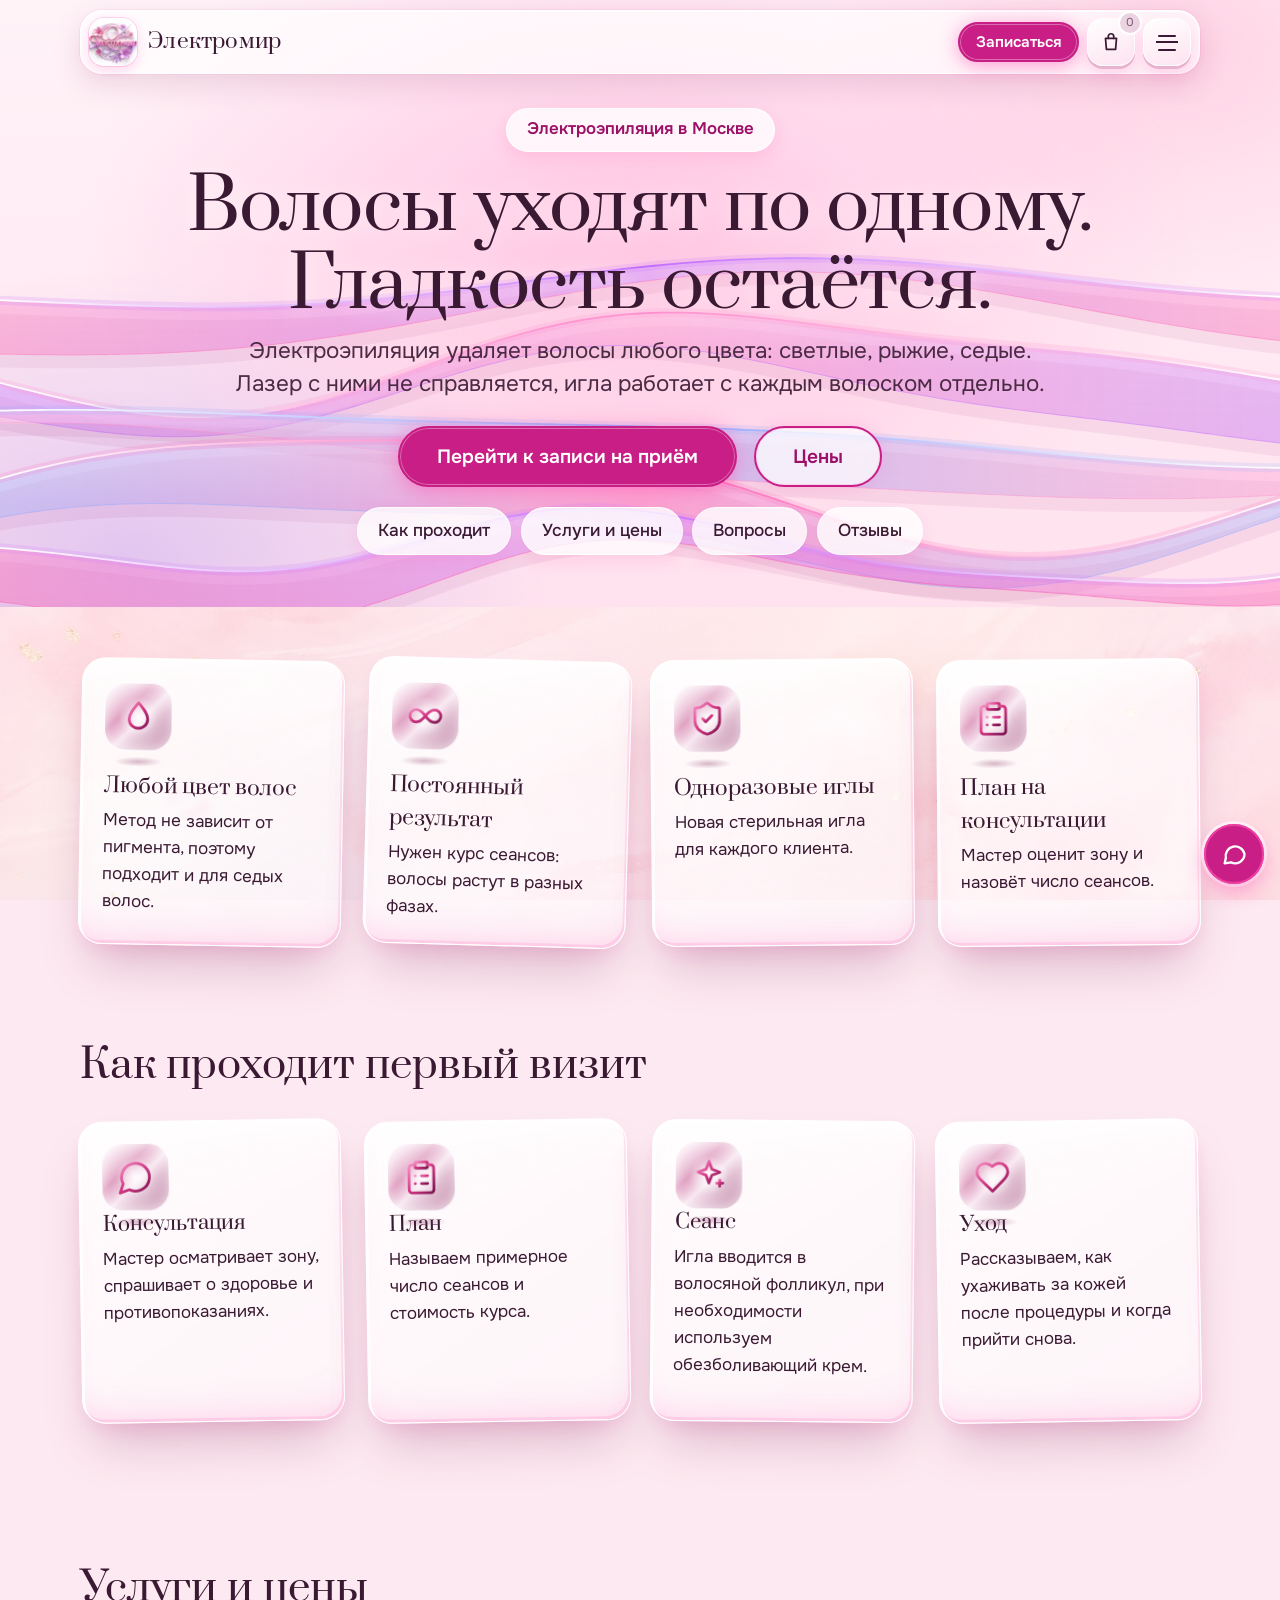
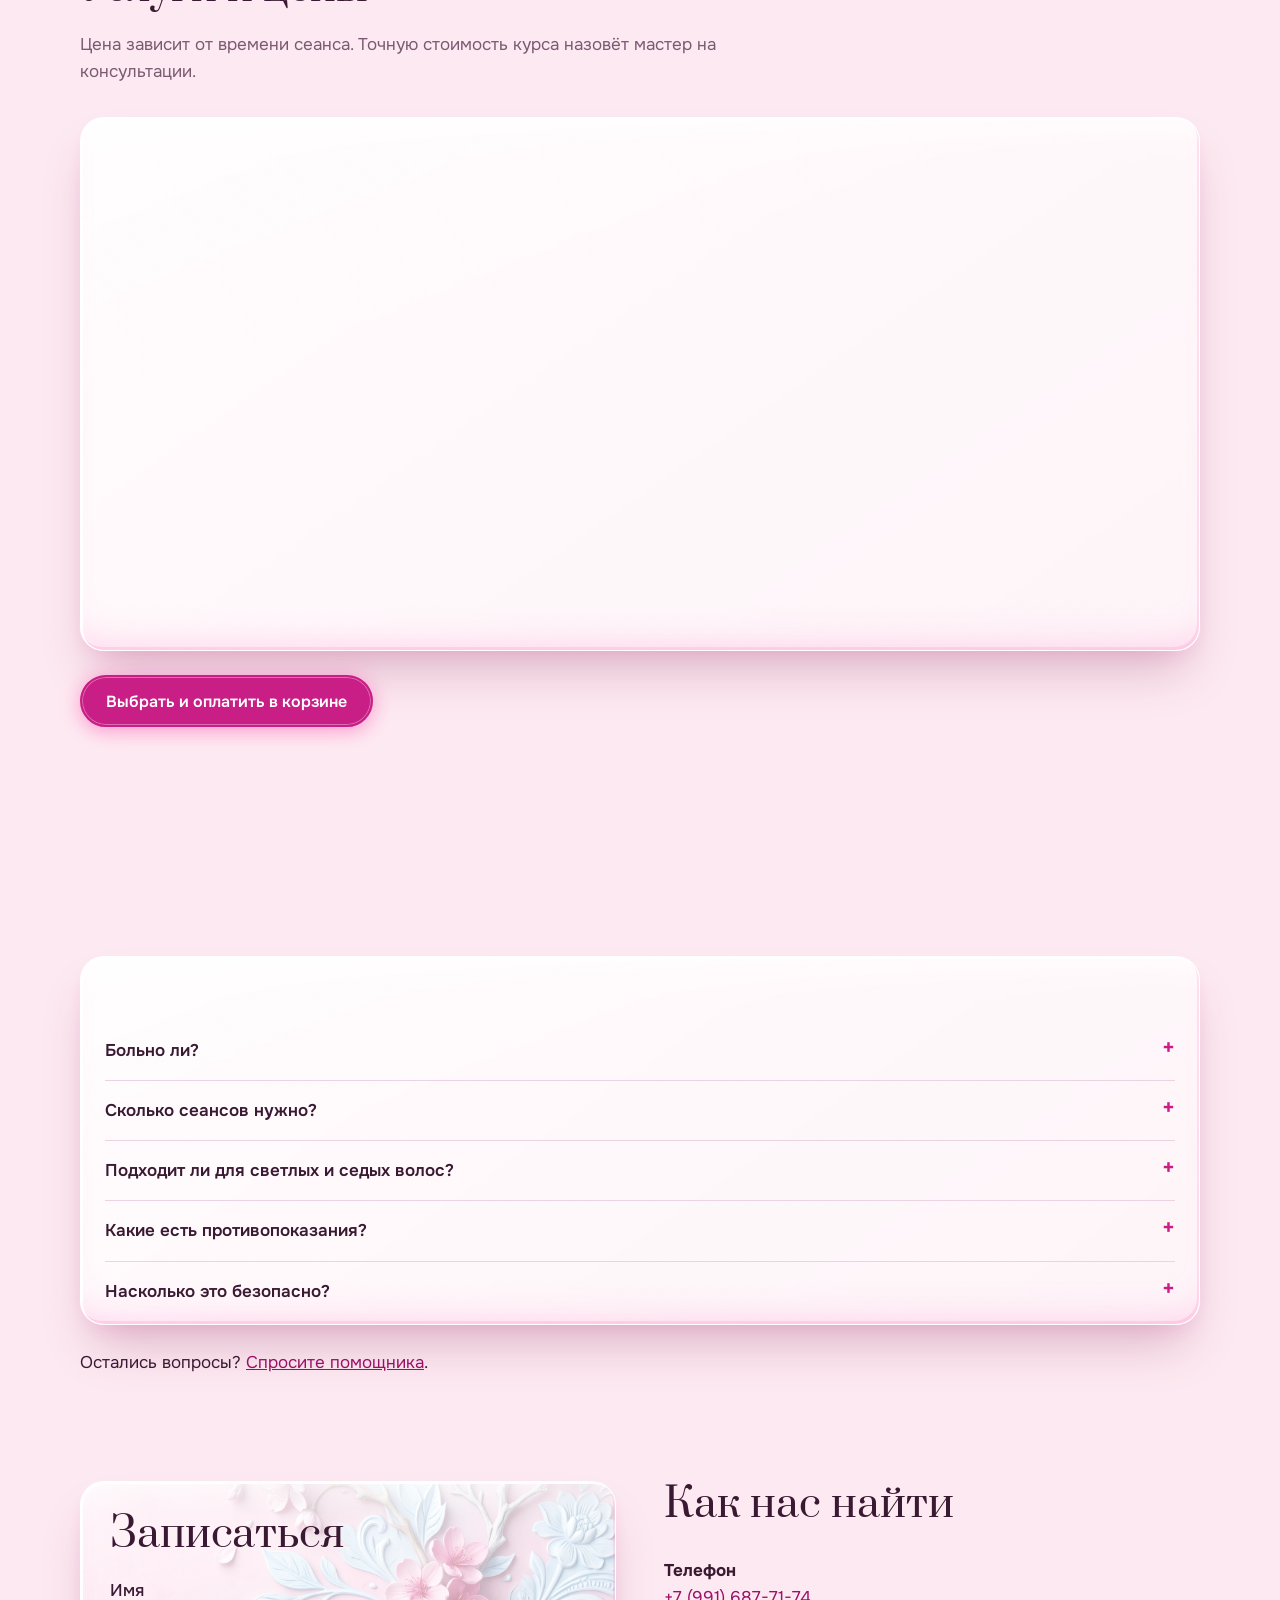
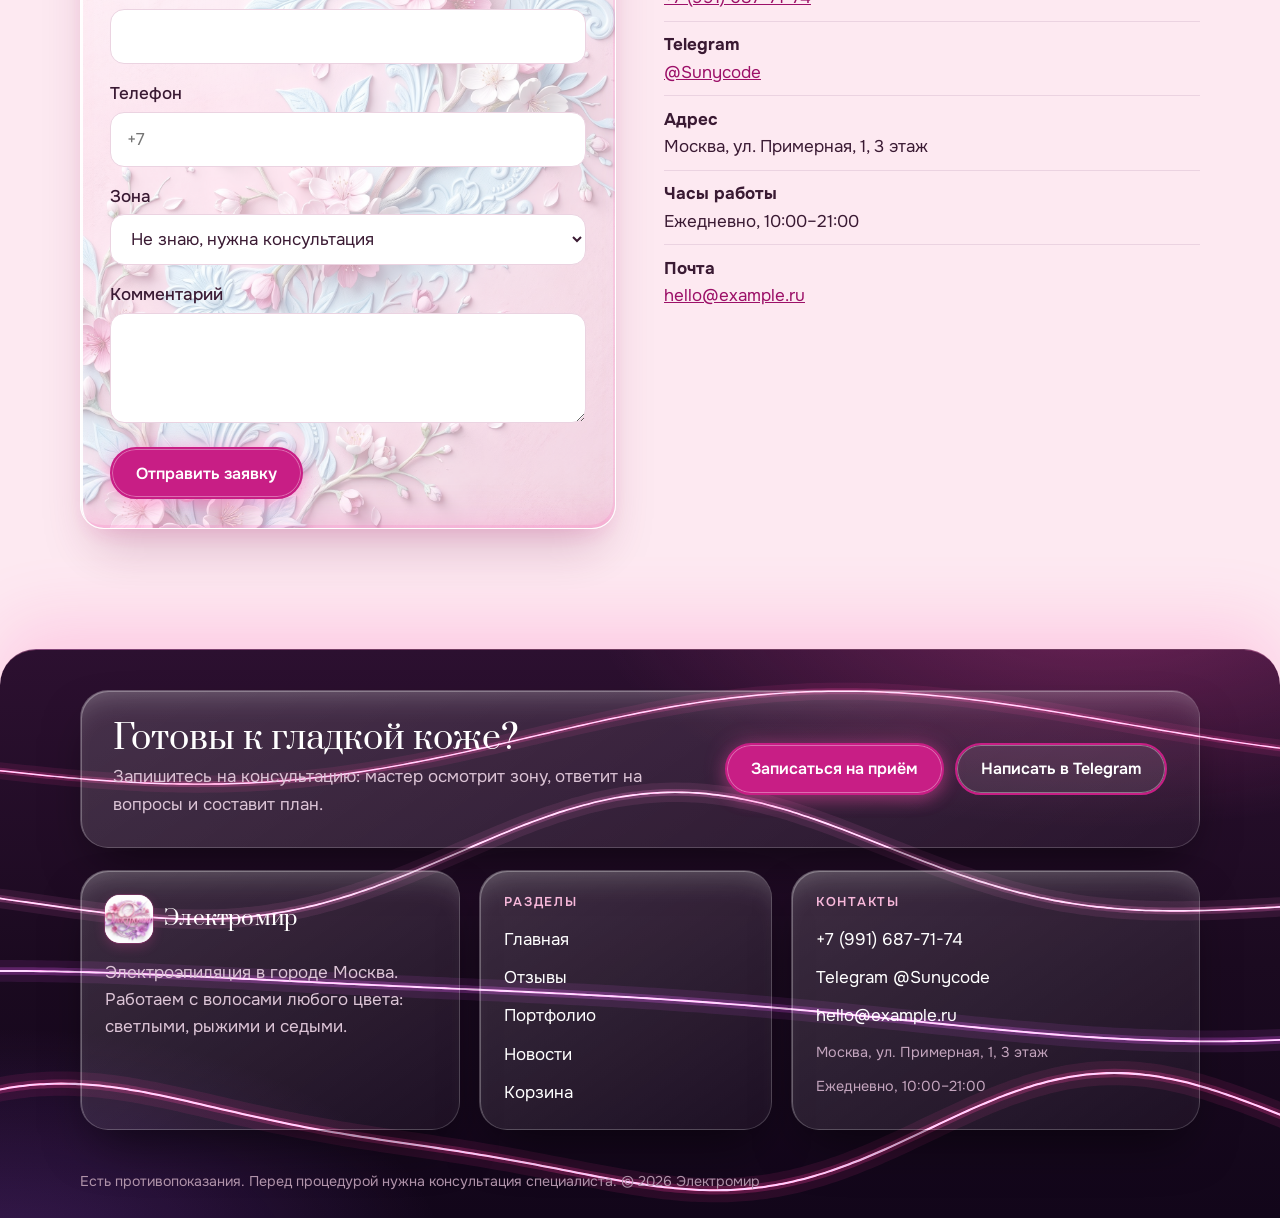
<file: index.html>
<!DOCTYPE html>
<html lang="ru">
<head>
  <meta charset="utf-8">
  <meta name="viewport" content="width=device-width, initial-scale=1">
  <title>Электроэпиляция в Москве — Электромир</title>
  <meta name="description" content="Электроэпиляция в Москве: удаляем светлые, рыжие, седые и тёмные волосы. Консультация, стерильные одноразовые иглы, запись онлайн.">
  <link rel="preconnect" href="https://fonts.googleapis.com">
  <link rel="preconnect" href="https://fonts.gstatic.com" crossorigin>
  <link href="https://fonts.googleapis.com/css2?family=Onest:wght@400;500;600&family=Prata&display=swap" rel="stylesheet">
  <link rel="stylesheet" href="css/style.css?v=3">
  <link rel="stylesheet" href="css/backgrounds.css?v=10">
</head>
<body data-page="home">
  <div id="site-header"></div>

  <main>
    <section class="hero hero-neon" id="top">
      <canvas id="heroWaves" class="hero-waves" aria-hidden="true"></canvas>
      <div class="hero-content">
        <div class="hero-copy">
          <p class="eyebrow">Электроэпиляция в Москве</p>
          <h1>Волосы уходят по одному. Гладкость остаётся.</h1>
          <p class="lead">Электроэпиляция удаляет волосы любого цвета: светлые, рыжие, седые. Лазер с ними не справляется, игла работает с каждым волоском отдельно.</p>
          <div class="hero-actions">
            <a class="btn" href="#book">Перейти к записи на приём</a>
            <a class="btn ghost" href="#prices">Цены</a>
          </div>
          <ul class="hero-chips" aria-label="Быстрые разделы">
            <li><a href="#how">Как проходит</a></li>
            <li><a href="#prices">Услуги и цены</a></li>
            <li><a href="#faq">Вопросы</a></li>
            <li><a href="reviews.html">Отзывы</a></li>
          </ul>
        </div>
      </div>
    </section>

    <div class="facts">
      <div class="wrap">
        <ul>
          <li><strong>Любой цвет волос</strong>Метод не зависит от пигмента, поэтому подходит и для седых волос.</li>
          <li><strong>Постоянный результат</strong>Нужен курс сеансов: волосы растут в разных фазах.</li>
          <li><strong>Одноразовые иглы</strong>Новая стерильная игла для каждого клиента.</li>
          <li><strong>План на консультации</strong>Мастер оценит зону и назовёт число сеансов.</li>
        </ul>
      </div>
    </div>

    <section id="how">
      <div class="wrap">
        <h2>Как проходит первый визит</h2>
        <ol class="steps">
          <li><h3>Консультация</h3><p>Мастер осматривает зону, спрашивает о здоровье и противопоказаниях.</p></li>
          <li><h3>План</h3><p>Называем примерное число сеансов и стоимость курса.</p></li>
          <li><h3>Сеанс</h3><p>Игла вводится в волосяной фолликул, при необходимости используем обезболивающий крем.</p></li>
          <li><h3>Уход</h3><p>Рассказываем, как ухаживать за кожей после процедуры и когда прийти снова.</p></li>
        </ol>
      </div>
    </section>

    <section id="prices" style="background:var(--paper);border-block:1px solid var(--line)">
      <div class="wrap">
        <h2>Услуги и цены</h2>
        <p class="muted">Цена зависит от времени сеанса. Точную стоимость курса назовёт мастер на консультации.</p>
        <div class="price-list" id="priceList"></div>
        <p style="margin-top:1.5rem"><a class="btn" href="cart.html">Выбрать и оплатить в корзине</a></p>
      </div>
    </section>

    <section id="faq">
      <div class="wrap">
        <h2>Частые вопросы</h2>
        <div class="faq" id="faqList"></div>
        <p style="margin-top:1.5rem">Остались вопросы? <a href="#chat" data-open-bot>Спросите помощника</a>.</p>
      </div>
    </section>

    <section id="book" style="padding-top:1rem">
      <div class="wrap contact-grid">
        <div class="contact-card">
          <h2>Записаться</h2>
          <form id="bookForm" novalidate>
            <div class="field"><label for="f-name">Имя</label><input id="f-name" name="name" required autocomplete="given-name"></div>
            <div class="field"><label for="f-phone">Телефон</label><input id="f-phone" name="phone" type="tel" required autocomplete="tel" placeholder="+7"></div>
            <div class="field"><label for="f-zone">Зона</label>
              <select id="f-zone" name="zone"><option value="Не знаю, нужна консультация">Не знаю, нужна консультация</option></select>
            </div>
            <div class="field"><label for="f-comment">Комментарий</label><textarea id="f-comment" name="comment"></textarea></div>
            <button class="btn" type="submit">Отправить заявку</button>
            <div class="form-msg" id="bookMsg" role="status"></div>
          </form>
        </div>
        <div>
          <h2>Как нас найти</h2>
          <ul class="contact-list" id="contactList"></ul>
        </div>
      </div>
    </section>
  </main>

  <div id="site-footer"></div>

  <script src="js/config.js"></script>
  <script src="js/data.js"></script>
  <script src="js/layout.js"></script>
  <script src="js/cart.js"></script>
  <script src="js/home.js"></script>
  <script src="js/bot.js"></script>
  <script>
    document.getElementById("contactList").innerHTML =
      "<li><strong>Телефон</strong><br><a href='tel:" + SITE.phoneLink + "'>" + SITE.phone + "</a></li>" +
      "<li><strong>Telegram</strong><br><a href='" + SITE.telegram + "' target='_blank' rel='noopener'>" + SITE.telegramName + "</a></li>" +
      "<li><strong>Адрес</strong><br>" + SITE.address + "</li>" +
      "<li><strong>Часы работы</strong><br>" + SITE.hours + "</li>" +
      "<li><strong>Почта</strong><br><a href='mailto:" + SITE.email + "'>" + SITE.email + "</a></li>";
  </script>
</body>
</html>
</file>
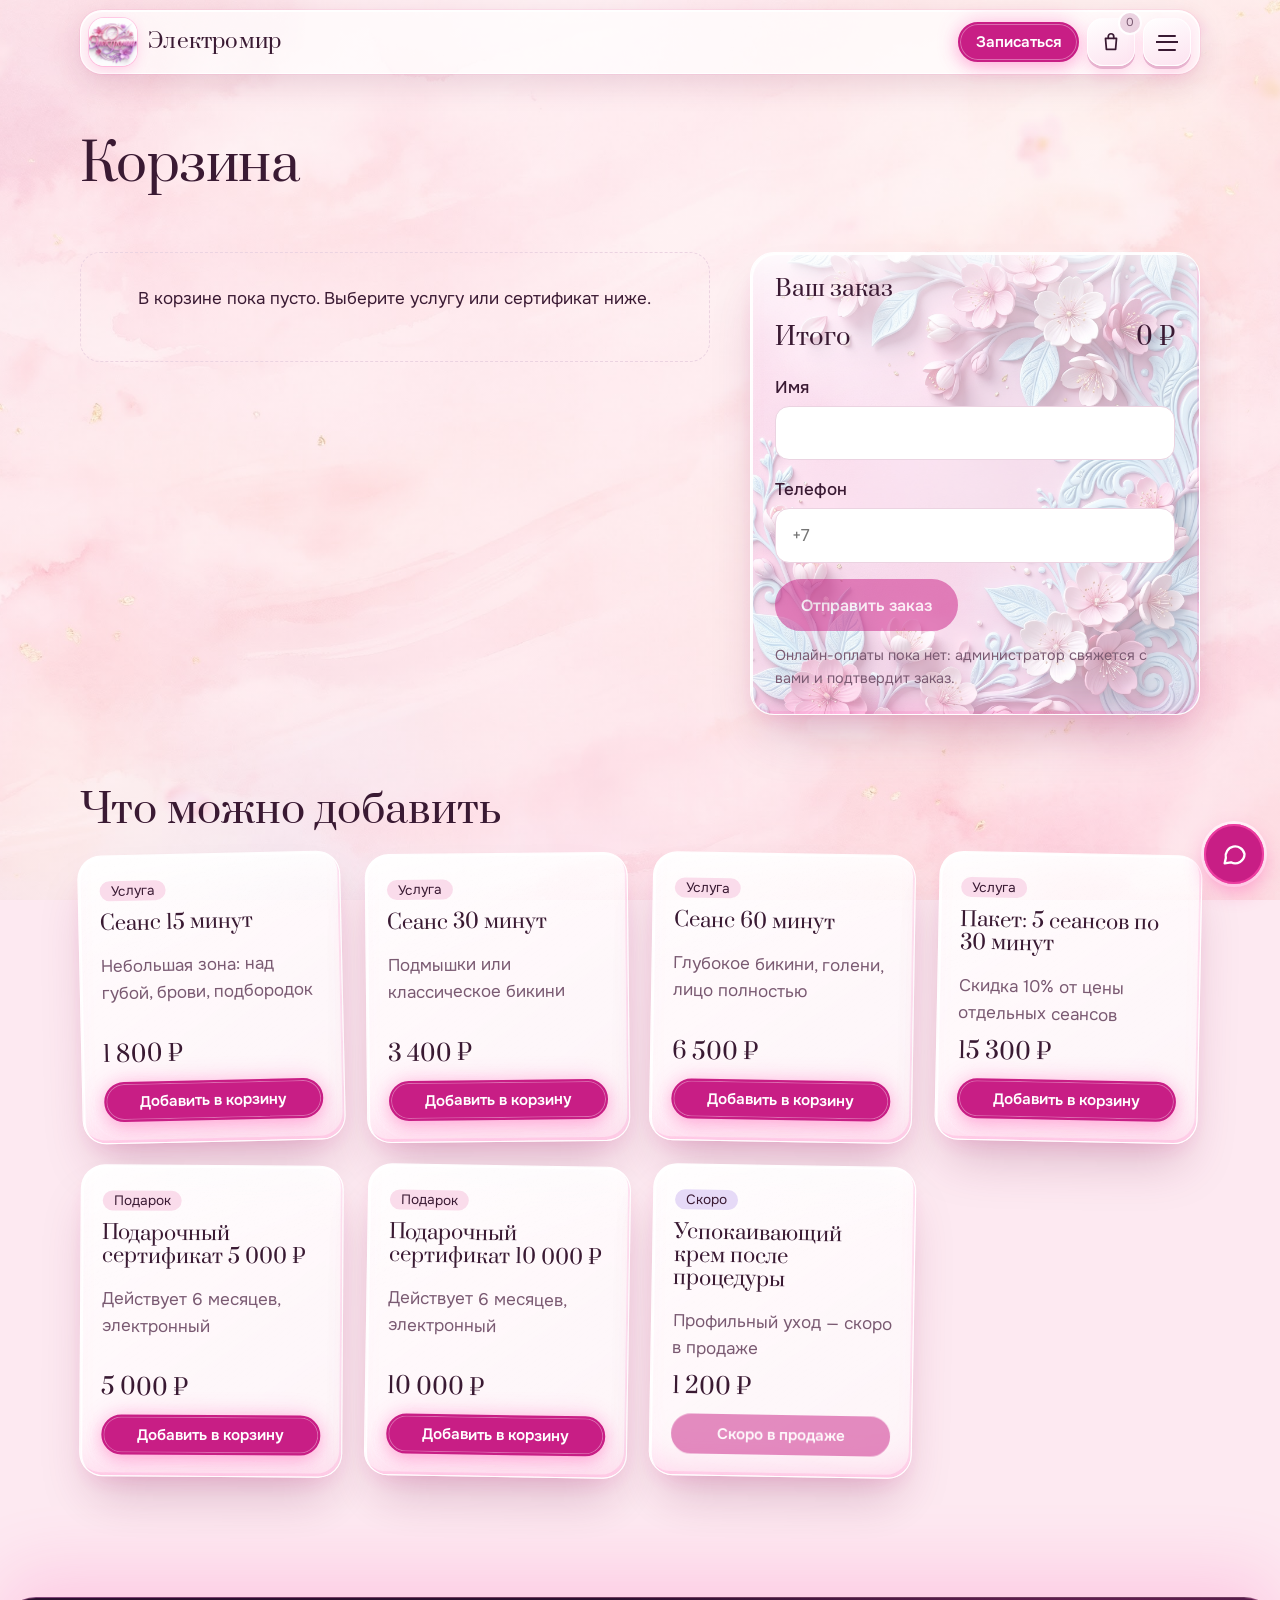
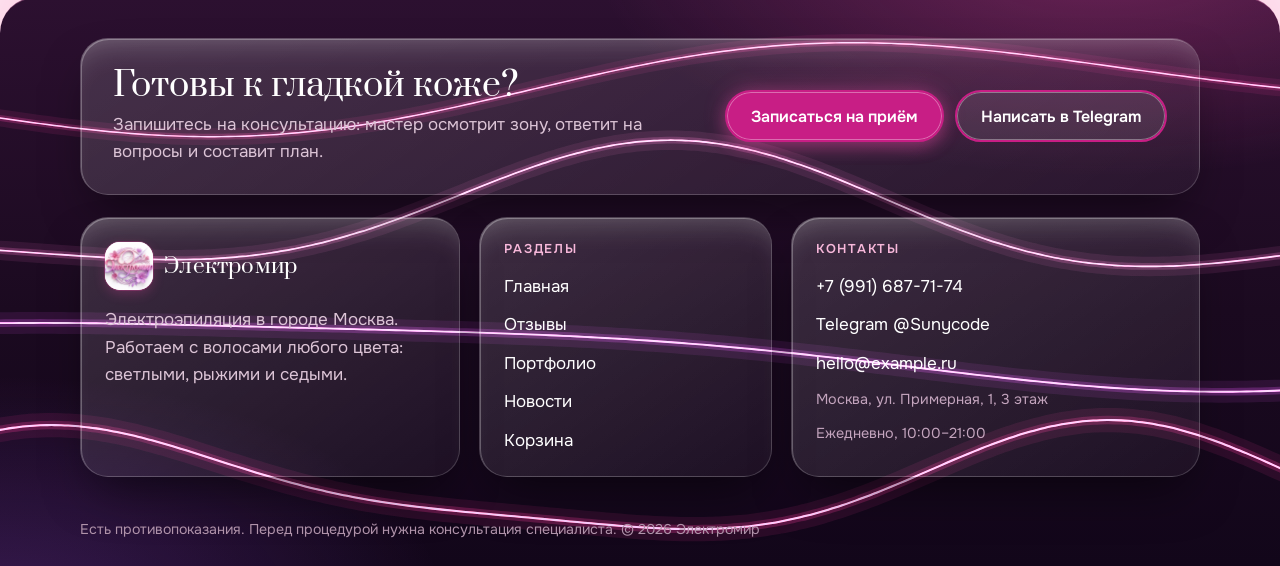
<file: cart.html>
<!DOCTYPE html>
<html lang="ru">
<head>
  <meta charset="utf-8">
  <meta name="viewport" content="width=device-width, initial-scale=1">
  <title>Корзина — Электромир</title>
  <meta name="robots" content="noindex">
  <link rel="preconnect" href="https://fonts.googleapis.com">
  <link rel="preconnect" href="https://fonts.gstatic.com" crossorigin>
  <link href="https://fonts.googleapis.com/css2?family=Onest:wght@400;500;600&family=Prata&display=swap" rel="stylesheet">
  <link rel="stylesheet" href="css/style.css?v=3">
  <link rel="stylesheet" href="css/backgrounds.css?v=4">
</head>
<body data-page="cart">
  <div id="site-header"></div>

  <main>
    <div class="wrap page-head">
      <h1>Корзина</h1>
    </div>

    <section style="padding-top:1rem">
      <div class="wrap cart-layout">
        <div>
          <div id="cartLines"></div>
        </div>
        <aside class="summary" aria-label="Оформление заказа">
          <h2 style="font-size:1.4rem">Ваш заказ</h2>
          <div class="total"><span>Итого</span><span id="cartTotal">0 ₽</span></div>
          <form id="orderForm" novalidate>
            <div class="field"><label for="o-name">Имя</label><input id="o-name" name="name" required autocomplete="given-name"></div>
            <div class="field"><label for="o-phone">Телефон</label><input id="o-phone" name="phone" type="tel" required autocomplete="tel" placeholder="+7"></div>
            <button class="btn" type="submit" id="orderBtn">Отправить заказ</button>
            <p class="muted" style="font-size:.9rem;margin:.8rem 0 0">Онлайн-оплаты пока нет: администратор свяжется с вами и подтвердит заказ.</p>
            <div class="form-msg" id="orderMsg" role="status"></div>
          </form>
        </aside>
      </div>
    </section>

    <section style="padding-top:0">
      <div class="wrap">
        <h2>Что можно добавить</h2>
        <div class="shop-grid" id="shopGrid"></div>
      </div>
    </section>
  </main>

  <div id="site-footer"></div>

  <script src="js/config.js"></script>
  <script src="js/data.js"></script>
  <script src="js/layout.js"></script>
  <script src="js/cart.js"></script>
  <script src="js/cart-page.js"></script>
  <script src="js/bot.js"></script>
</body>
</html>
</file>
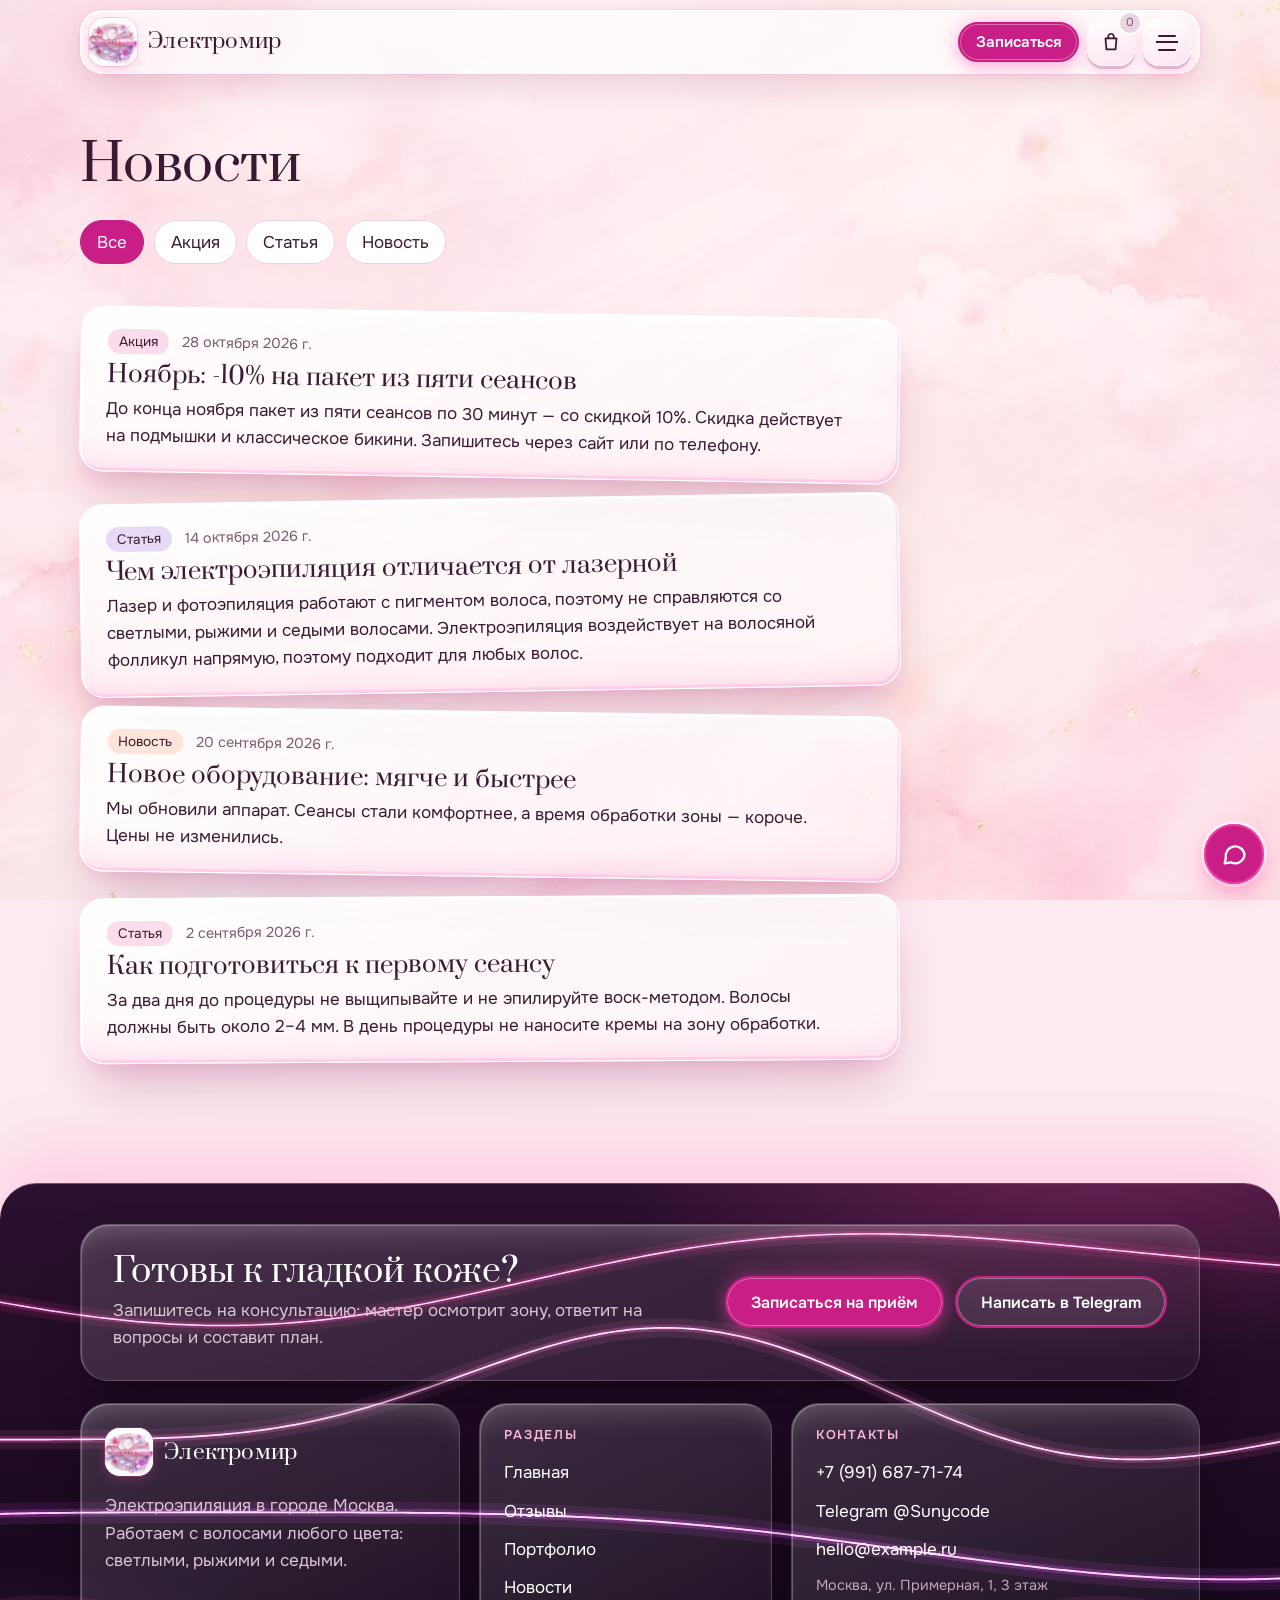
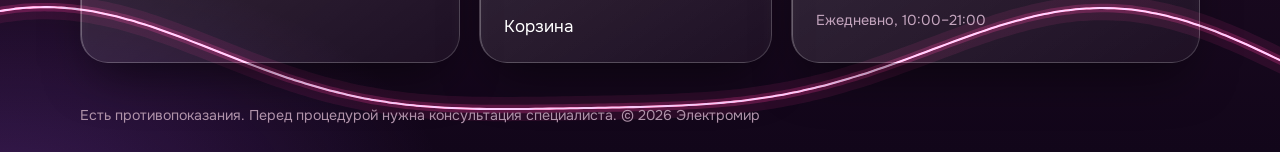
<file: news.html>
<!DOCTYPE html>
<html lang="ru">
<head>
  <meta charset="utf-8">
  <meta name="viewport" content="width=device-width, initial-scale=1">
  <title>Новости и статьи — Электромир</title>
  <meta name="description" content="Акции, новости салона и полезные статьи об электроэпиляции.">
  <link rel="preconnect" href="https://fonts.googleapis.com">
  <link rel="preconnect" href="https://fonts.gstatic.com" crossorigin>
  <link href="https://fonts.googleapis.com/css2?family=Onest:wght@400;500;600&family=Prata&display=swap" rel="stylesheet">
  <link rel="stylesheet" href="css/style.css?v=3">
  <link rel="stylesheet" href="css/backgrounds.css?v=4">
</head>
<body data-page="news">
  <div id="site-header"></div>

  <main>
    <div class="wrap page-head">
      <h1>Новости</h1>
      <div class="toolbar" id="newsFilters" role="group" aria-label="Фильтр по теме"></div>
    </div>

    <section style="padding-top:0">
      <div class="wrap">
        <div class="news-list" id="newsList"></div>
      </div>
    </section>
  </main>

  <div id="site-footer"></div>

  <script src="js/config.js"></script>
  <script src="js/data.js"></script>
  <script src="js/layout.js"></script>
  <script src="js/cart.js"></script>
  <script src="js/news.js"></script>
  <script src="js/bot.js"></script>
</body>
</html>
</file>
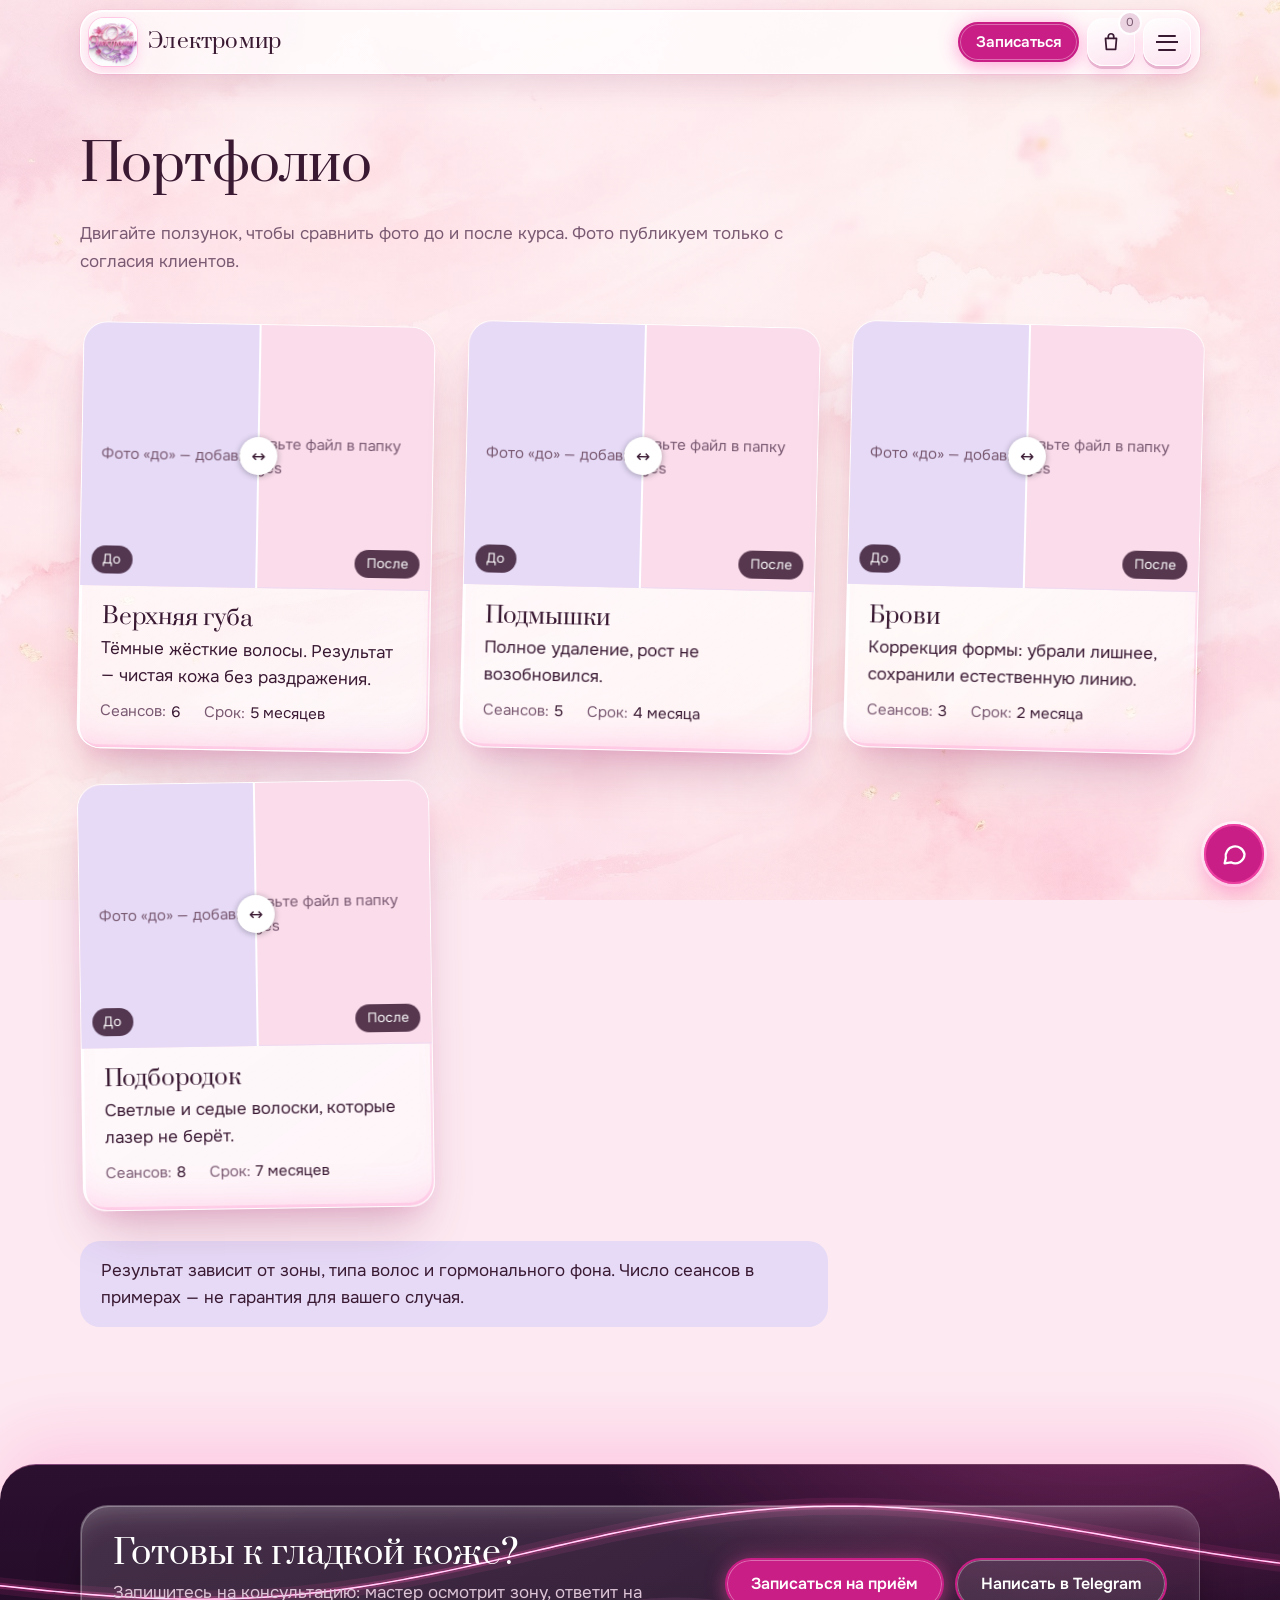
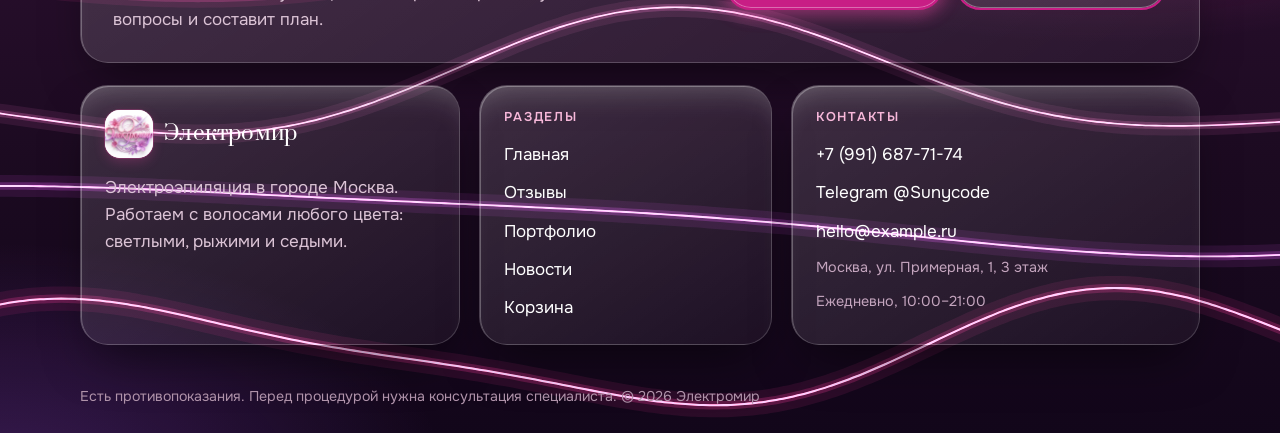
<file: portfolio.html>
<!DOCTYPE html>
<html lang="ru">
<head>
  <meta charset="utf-8">
  <meta name="viewport" content="width=device-width, initial-scale=1">
  <title>Портфолио: результаты электроэпиляции — Электромир</title>
  <meta name="description" content="Фото до и после электроэпиляции: подмышки, лицо, брови, бикини.">
  <link rel="preconnect" href="https://fonts.googleapis.com">
  <link rel="preconnect" href="https://fonts.gstatic.com" crossorigin>
  <link href="https://fonts.googleapis.com/css2?family=Onest:wght@400;500;600&family=Prata&display=swap" rel="stylesheet">
  <link rel="stylesheet" href="css/style.css?v=3">
  <link rel="stylesheet" href="css/backgrounds.css?v=4">
</head>
<body data-page="portfolio">
  <div id="site-header"></div>

  <main>
    <div class="wrap page-head">
      <h1>Портфолио</h1>
      <p class="muted">Двигайте ползунок, чтобы сравнить фото до и после курса. Фото публикуем только с согласия клиентов.</p>
    </div>

    <section style="padding-top:1rem">
      <div class="wrap">
        <div class="case-grid" id="caseGrid"></div>
        <p class="note-box">Результат зависит от зоны, типа волос и гормонального фона. Число сеансов в примерах — не гарантия для вашего случая.</p>
      </div>
    </section>
  </main>

  <div id="site-footer"></div>

  <script src="js/config.js"></script>
  <script src="js/data.js"></script>
  <script src="js/layout.js"></script>
  <script src="js/cart.js"></script>
  <script src="js/portfolio.js"></script>
  <script src="js/bot.js"></script>
</body>
</html>
</file>
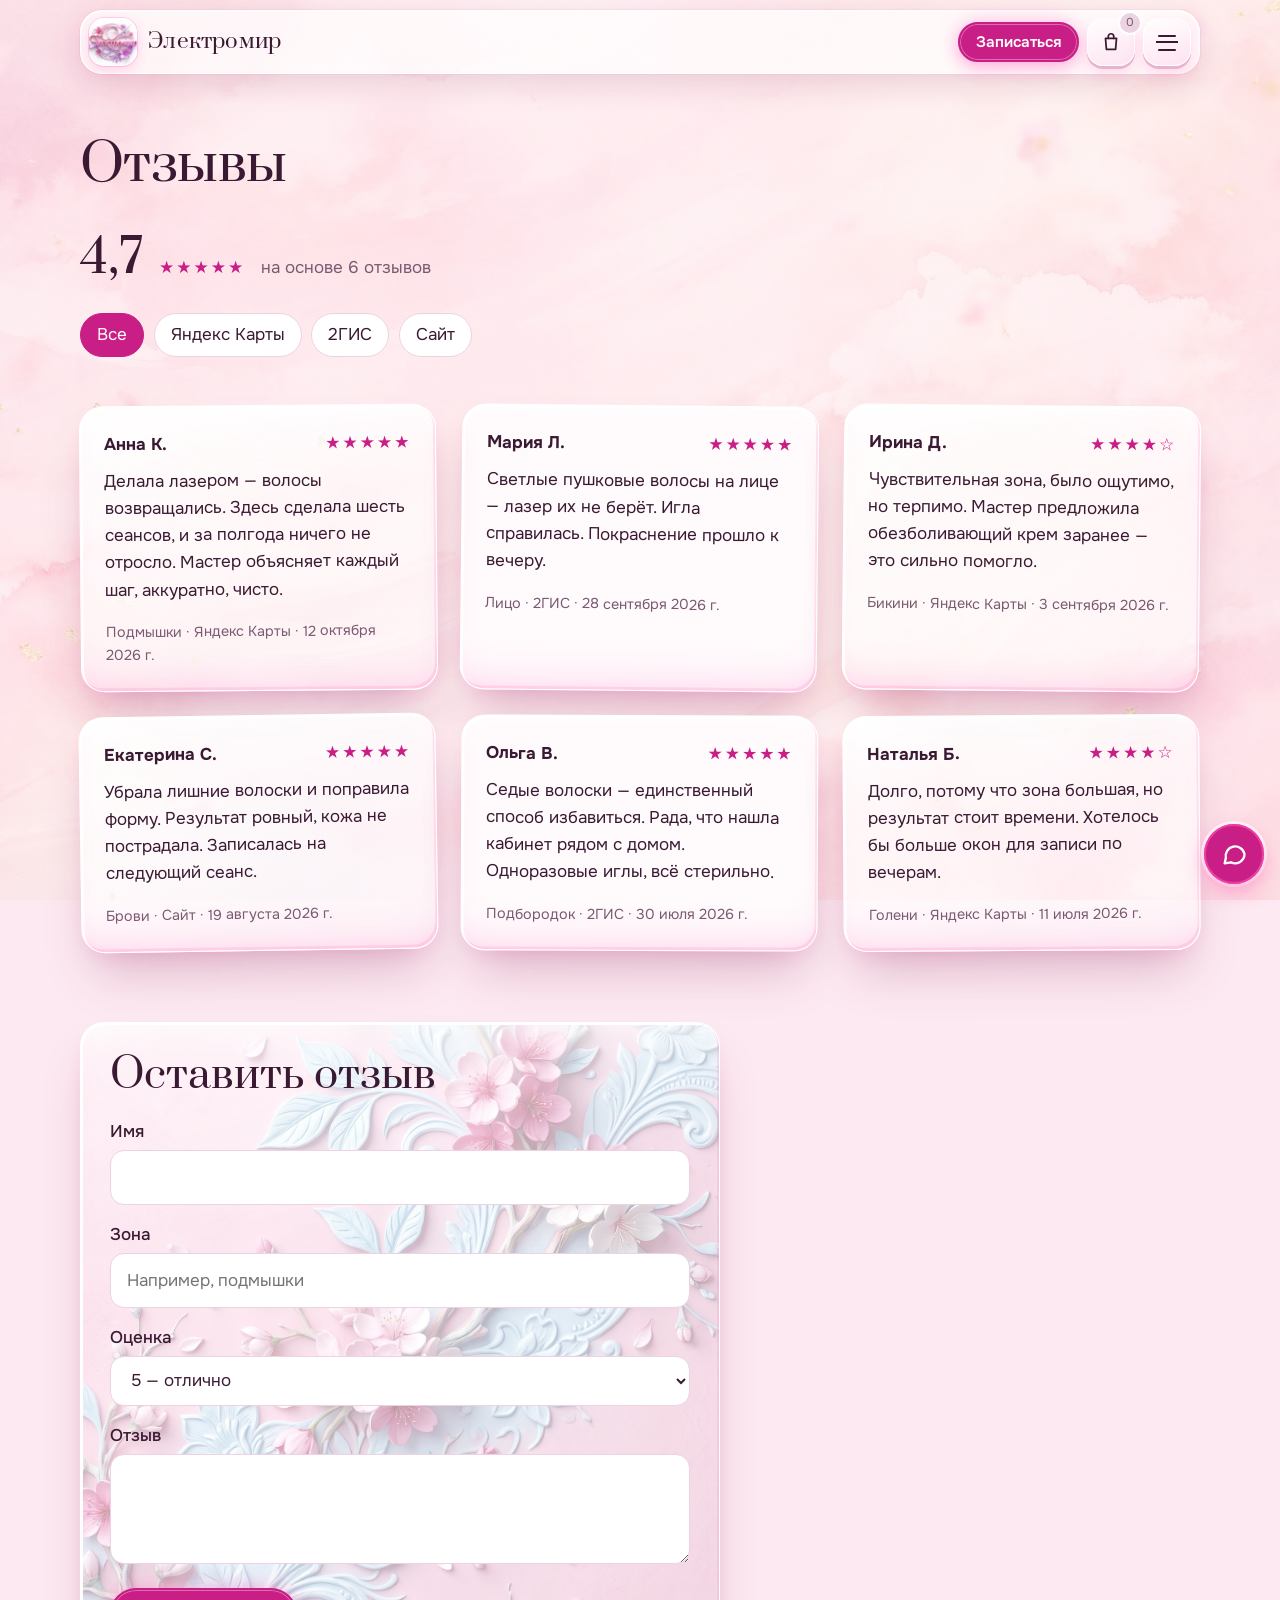
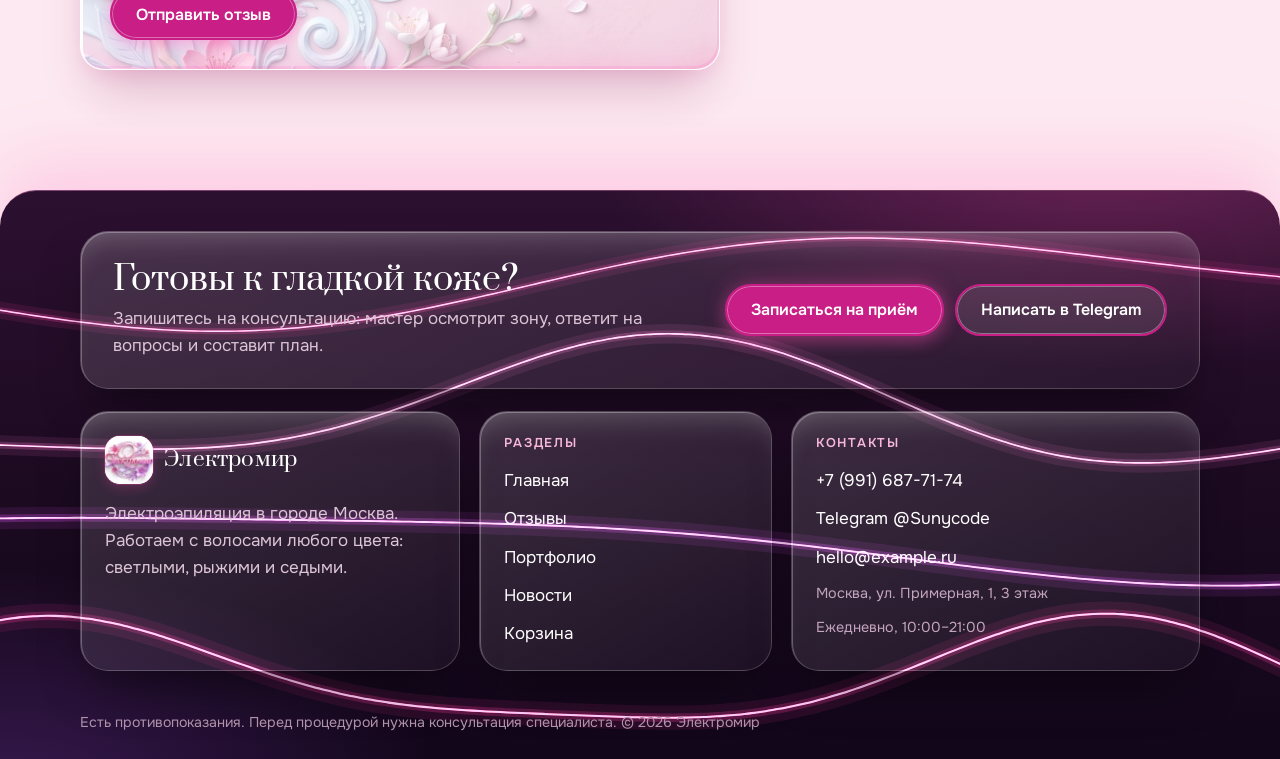
<file: reviews.html>
<!DOCTYPE html>
<html lang="ru">
<head>
  <meta charset="utf-8">
  <meta name="viewport" content="width=device-width, initial-scale=1">
  <title>Отзывы об электроэпиляции — Электромир</title>
  <meta name="description" content="Отзывы клиентов об электроэпиляции в Москве.">
  <link rel="preconnect" href="https://fonts.googleapis.com">
  <link rel="preconnect" href="https://fonts.gstatic.com" crossorigin>
  <link href="https://fonts.googleapis.com/css2?family=Onest:wght@400;500;600&family=Prata&display=swap" rel="stylesheet">
  <link rel="stylesheet" href="css/style.css?v=3">
  <link rel="stylesheet" href="css/backgrounds.css?v=4">
</head>
<body data-page="reviews">
  <div id="site-header"></div>

  <main>
    <div class="wrap page-head">
      <h1>Отзывы</h1>
      <div class="review-summary" id="summary"></div>
      <div class="toolbar" id="filters" role="group" aria-label="Фильтр по источнику"></div>
    </div>

    <section style="padding-top:0">
      <div class="wrap">
        <div class="review-list" id="reviewList"></div>
      </div>
    </section>

    <section style="padding-top:0">
      <div class="wrap">
        <div class="contact-card" style="max-width:640px">
          <h2>Оставить отзыв</h2>
          <form id="reviewForm" novalidate>
            <div class="field"><label for="r-name">Имя</label><input id="r-name" name="name" required maxlength="40"></div>
            <div class="field"><label for="r-zone">Зона</label><input id="r-zone" name="zone" maxlength="40" placeholder="Например, подмышки"></div>
            <div class="field"><label for="r-rating">Оценка</label>
              <select id="r-rating" name="rating"><option value="5">5 — отлично</option><option value="4">4 — хорошо</option><option value="3">3 — нормально</option><option value="2">2 — плохо</option><option value="1">1 — ужасно</option></select>
            </div>
            <div class="field"><label for="r-text">Отзыв</label><textarea id="r-text" name="text" required maxlength="1000"></textarea></div>
            <button class="btn" type="submit">Отправить отзыв</button>
            <div class="form-msg" id="reviewMsg" role="status"></div>
          </form>
        </div>
      </div>
    </section>
  </main>

  <div id="site-footer"></div>

  <script src="js/config.js"></script>
  <script src="js/data.js"></script>
  <script src="js/layout.js"></script>
  <script src="js/cart.js"></script>
  <script src="js/reviews.js"></script>
  <script src="js/bot.js"></script>
</body>
</html>
</file>
<file: css/style.css>
:root{
  --porcelain:#FFF6F9;
  --paper:#FFFFFF;
  --ink:#3A1A33;
  --ink-soft:#7A5A72;
  --fuchsia:#C81E85;
  --fuchsia-dark:#9C1068;
  --petal:#FADCEB;
  --lavender:#E6DAF7;
  --peach:#FFE5D9;
  --line:#EBD3E1;
  --danger:#B3402F;
  --radius:20px;
  --font-body:"Onest",system-ui,-apple-system,"Segoe UI",sans-serif;
  --font-head:"Prata","Times New Roman",serif;
}
*{box-sizing:border-box}
html{scroll-behavior:smooth}
body{margin:0;background:var(--porcelain);color:var(--ink);font:400 17px/1.6 var(--font-body);-webkit-text-size-adjust:100%}
img,svg{max-width:100%;display:block}
a{color:var(--fuchsia-dark)}
h1,h2,h3{font-family:var(--font-head);font-weight:400;line-height:1.15;margin:0 0 .5em;color:var(--ink)}
h1{font-size:clamp(2.2rem,7vw,4.2rem);letter-spacing:-.01em}
h2{font-size:clamp(1.7rem,4.5vw,2.5rem)}
h3{font-size:1.25rem}
p{margin:0 0 1em;max-width:68ch}
:focus-visible{outline:3px solid var(--fuchsia);outline-offset:3px;border-radius:4px}
.wrap{width:min(1120px,100% - 2.5rem);margin-inline:auto}
section{padding:4.5rem 0}
.sr-only{position:absolute;width:1px;height:1px;overflow:hidden;clip:rect(0 0 0 0);white-space:nowrap}
.muted{color:var(--ink-soft)}

/* ---------- шапка ---------- */
.site-header{position:sticky;top:0;z-index:40;background:rgba(255,246,249,.94);backdrop-filter:blur(8px);border-bottom:1px solid var(--line)}
.site-header .wrap{display:flex;align-items:center;justify-content:space-between;gap:1rem;min-height:64px}
.logo{font-family:var(--font-head);font-size:1.35rem;color:var(--ink);text-decoration:none;display:flex;align-items:center;gap:.55rem}
.logo svg{width:26px;height:26px}
.nav{display:flex;align-items:center;gap:1.4rem}
.nav a{color:var(--ink);text-decoration:none;font-weight:500;padding:.3rem 0;border-bottom:2px solid transparent}
.nav a:hover{border-bottom-color:var(--fuchsia)}
.nav a[aria-current="page"]{border-bottom-color:var(--fuchsia)}
.cart-link{display:inline-flex;align-items:center;gap:.4rem}
.cart-count{min-width:1.5em;height:1.5em;padding:0 .35em;border-radius:99px;background:var(--fuchsia);color:#fff;font-size:.8rem;display:inline-grid;place-items:center}
.cart-count[data-n="0"]{background:var(--line);color:var(--ink-soft)}
.burger{display:none;background:none;border:1px solid var(--line);border-radius:10px;padding:.5rem .7rem;font:inherit;color:var(--ink)}
@media (max-width:820px){
  .burger{display:block}
  .nav{position:absolute;left:0;right:0;top:100%;background:var(--porcelain);border-bottom:1px solid var(--line);flex-direction:column;align-items:flex-start;padding:1rem 1.25rem 1.4rem;gap:.9rem;display:none}
  .nav.open{display:flex}
}

/* ---------- кнопки и формы ---------- */
.btn{display:inline-flex;align-items:center;justify-content:center;gap:.5rem;padding:.85rem 1.5rem;border-radius:99px;border:2px solid var(--fuchsia);background:var(--fuchsia);color:#fff;font:600 1rem var(--font-body);text-decoration:none;cursor:pointer;min-height:48px}
.btn:hover{background:var(--fuchsia-dark);border-color:var(--fuchsia-dark)}
.btn.ghost{background:transparent;color:var(--fuchsia-dark)}
.btn.ghost:hover{background:var(--petal)}
.btn[disabled]{opacity:.5;cursor:not-allowed}
.btn.small{padding:.5rem 1rem;min-height:40px;font-size:.95rem}
label{display:block;font-weight:500;margin-bottom:.3rem}
input,textarea,select{width:100%;font:inherit;color:var(--ink);padding:.8rem 1rem;border:1px solid var(--line);border-radius:14px;background:var(--paper);min-height:48px}
textarea{min-height:110px;resize:vertical}
.field{margin-bottom:1rem}
.form-msg{margin-top:1rem;padding:.9rem 1.1rem;border-radius:12px;background:var(--lavender);display:none}
.form-msg.show{display:block}
.form-msg.error{background:#FBE3DE;color:var(--danger);border-left:4px solid var(--danger)}

/* ---------- главная: hero ---------- */
.hero{padding:3.5rem 0 4rem;overflow:hidden}
.hero .wrap{display:grid;grid-template-columns:1.1fr .9fr;gap:3rem;align-items:center}
.hero p.lead{font-size:1.2rem;color:var(--ink-soft)}
.hero-actions{display:flex;flex-wrap:wrap;gap:.8rem;margin-top:1.5rem}
.skin{width:100%;height:auto}
.skin .hair{stroke:var(--ink);stroke-width:2.2;stroke-linecap:round;animation:vanish .7s ease forwards}
.skin .skin-line{fill:none;stroke:var(--fuchsia);stroke-width:3}
.skin .skin-fill{fill:var(--petal)}
.skin .needle{stroke:var(--ink);stroke-width:2;stroke-linecap:round}
@keyframes vanish{
  0%{opacity:1}
  60%{opacity:1}
  100%{opacity:0}
}
@media (max-width:820px){
  .hero .wrap{grid-template-columns:1fr;gap:2rem}
  section{padding:3.2rem 0}
}
@media (prefers-reduced-motion:reduce){
  .skin .hair{animation:none;opacity:0}
  html{scroll-behavior:auto}
}

/* ---------- факты ---------- */
.facts{background:var(--paper);border-block:1px solid var(--line);padding:3rem 0}
.facts ul{list-style:none;margin:0;padding:0;display:grid;grid-template-columns:repeat(auto-fit,minmax(220px,1fr));gap:2rem}
.facts li{border-left:3px solid var(--fuchsia);padding-left:1rem}
.facts strong{display:block;font-family:var(--font-head);font-size:1.3rem;font-weight:400;margin-bottom:.2rem}

/* ---------- шаги ---------- */
.steps{list-style:none;counter-reset:s;margin:2rem 0 0;padding:0;display:grid;grid-template-columns:repeat(auto-fit,minmax(230px,1fr));gap:1.5rem}
.steps li{counter-increment:s;position:relative;padding-top:2.8rem}
.steps li::before{content:counter(s);position:absolute;top:0;left:0;width:2.1rem;height:2.1rem;border-radius:50%;background:var(--lavender);display:grid;place-items:center;font-family:var(--font-head)}
.steps li::after{content:"";position:absolute;top:1.05rem;left:2.6rem;right:-1.5rem;border-top:1px dashed var(--fuchsia)}
.steps li:last-child::after{display:none}
@media (max-width:640px){.steps li::after{display:none}}

/* ---------- цены ---------- */
.price-list{margin:2rem 0 0;border-top:1px solid var(--line)}
.price-row{display:grid;grid-template-columns:1fr auto auto;gap:1rem 2rem;align-items:center;padding:1.1rem 0;border-bottom:1px solid var(--line)}
.price-row .name{font-weight:600}
.price-row .note{color:var(--ink-soft);font-size:.95rem}
.price-row .time{color:var(--ink-soft);white-space:nowrap}
.price-row .sum{font-family:var(--font-head);font-size:1.3rem;white-space:nowrap}
@media (max-width:640px){
  .price-row{grid-template-columns:1fr auto}
  .price-row .time{grid-column:1;grid-row:2}
}

/* ---------- FAQ ---------- */
.faq details{border-bottom:1px solid var(--line);padding:1rem 0}
.faq summary{cursor:pointer;font-weight:600;list-style:none;display:flex;justify-content:space-between;gap:1rem}
.faq summary::-webkit-details-marker{display:none}
.faq summary::after{content:"+";font-size:1.4rem;line-height:1;color:var(--fuchsia)}
.faq details[open] summary::after{content:"–"}
.faq details p{margin:.8rem 0 0;color:var(--ink-soft)}

/* ---------- запись + контакты ---------- */
.contact-grid{display:grid;grid-template-columns:1fr 1fr;gap:3rem}
.contact-card{background:var(--paper);border:1px solid var(--line);border-radius:var(--radius);padding:1.8rem}
.contact-list{list-style:none;padding:0;margin:0}
.contact-list li{padding:.6rem 0;border-bottom:1px solid var(--line)}
.contact-list li:last-child{border:0}
@media (max-width:820px){.contact-grid{grid-template-columns:1fr;gap:2rem}}

/* ---------- заголовок внутренних страниц ---------- */
.page-head{padding:3rem 0 1rem}
.page-head h1{font-size:clamp(2rem,6vw,3.2rem)}

/* ---------- отзывы ---------- */
.toolbar{display:flex;flex-wrap:wrap;gap:.6rem;margin:1rem 0 2rem}
.chip{border:1px solid var(--line);background:var(--paper);border-radius:99px;padding:.45rem 1rem;font:inherit;cursor:pointer;color:var(--ink);min-height:40px}
.chip[aria-pressed="true"]{background:var(--fuchsia);color:#fff;border-color:var(--fuchsia)}
.review-list{display:grid;grid-template-columns:repeat(auto-fill,minmax(310px,1fr));gap:1.5rem}
.review{background:var(--paper);border:1px solid var(--line);border-radius:var(--radius);padding:1.5rem}
.review header{display:flex;justify-content:space-between;gap:1rem;margin-bottom:.6rem}
.stars{color:var(--fuchsia);letter-spacing:2px;white-space:nowrap}
.review .meta{font-size:.9rem;color:var(--ink-soft)}
.review-summary{display:flex;align-items:baseline;gap:1rem;flex-wrap:wrap}
.review-summary .big{font-family:var(--font-head);font-size:3rem}

/* ---------- портфолио ---------- */
.case-grid{display:grid;grid-template-columns:repeat(auto-fill,minmax(320px,1fr));gap:2rem}
.case{background:var(--paper);border:1px solid var(--line);border-radius:var(--radius);overflow:hidden}
.ba{position:relative;aspect-ratio:4/3;background:var(--petal);user-select:none;touch-action:pan-y}
.ba .layer{position:absolute;inset:0}
.ba .layer img,.ba .layer .ph{width:100%;height:100%;object-fit:cover}
.ba .after{clip-path:inset(0 0 0 50%)}
.ba .ph{display:grid;place-items:center;color:var(--ink-soft);font-size:.95rem;text-align:center;padding:1rem}
.ba .before .ph{background:var(--lavender)}
.ba .after .ph{background:var(--petal)}
.ba .tag{position:absolute;bottom:.7rem;background:rgba(58,26,51,.85);color:#fff;font-size:.85rem;padding:.2rem .7rem;border-radius:99px}
.ba .tag.l{left:.7rem}
.ba .tag.r{right:.7rem}
.ba .handle{position:absolute;top:0;bottom:0;left:50%;width:2px;background:#fff;pointer-events:none}
.ba .handle::after{content:"↔";position:absolute;top:50%;left:50%;transform:translate(-50%,-50%);width:38px;height:38px;border-radius:50%;background:#fff;color:var(--ink);display:grid;place-items:center;box-shadow:0 1px 6px rgba(0,0,0,.3)}
.ba input[type=range]{position:absolute;inset:0;width:100%;height:100%;opacity:0;cursor:ew-resize;min-height:0}
.case-body{padding:1.2rem 1.4rem 1.5rem}
.case-body dl{display:flex;gap:1.5rem;margin:.6rem 0 0;font-size:.95rem;color:var(--ink-soft)}
.case-body dt{display:inline}
.case-body dd{display:inline;margin:0 0 0 .3rem;color:var(--ink)}
.note-box{background:var(--lavender);border-radius:var(--radius);padding:1rem 1.3rem;margin-top:2rem;max-width:68ch}

/* ---------- новости ---------- */
.news-list{display:grid;gap:1.2rem;max-width:820px}
.news-item{background:var(--paper);border:1px solid var(--line);border-radius:var(--radius);padding:1.4rem 1.6rem}
.news-item .meta{display:flex;gap:.8rem;align-items:center;font-size:.9rem;color:var(--ink-soft);margin-bottom:.4rem}
.badge{background:var(--petal);color:var(--ink);border-radius:99px;padding:.1rem .7rem;font-size:.85rem}
.news-item h2{font-size:1.5rem;margin-bottom:.4rem}
.news-item p{margin-bottom:0}

/* ---------- корзина ---------- */
.shop-grid{display:grid;grid-template-columns:repeat(auto-fill,minmax(260px,1fr));gap:1.4rem}
.product{background:var(--paper);border:1px solid var(--line);border-radius:var(--radius);padding:1.3rem;display:flex;flex-direction:column;gap:.5rem}
.product .price{font-family:var(--font-head);font-size:1.4rem;margin-top:auto}
.product .badge.soon{background:var(--lavender)}
.cart-layout{display:grid;grid-template-columns:1.4fr 1fr;gap:2.5rem;align-items:start}
.cart-row{display:grid;grid-template-columns:1fr auto auto;gap:1rem;align-items:center;padding:1rem 0;border-bottom:1px solid var(--line)}
.qty{display:inline-flex;align-items:center;border:1px solid var(--line);border-radius:99px;background:var(--paper)}
.qty button{border:0;background:none;width:40px;height:40px;font-size:1.2rem;cursor:pointer;color:var(--ink)}
.qty span{min-width:2ch;text-align:center}
.link-btn{background:none;border:0;color:var(--danger);cursor:pointer;font:inherit;padding:.3rem}
.summary{background:var(--paper);border:1px solid var(--line);border-radius:var(--radius);padding:1.5rem;position:sticky;top:84px}
.summary .total{display:flex;justify-content:space-between;font-family:var(--font-head);font-size:1.5rem;margin:1rem 0}
.empty{padding:2rem;border:1px dashed var(--line);border-radius:var(--radius);text-align:center}
@media (max-width:820px){.cart-layout{grid-template-columns:1fr}.summary{position:static}.cart-row{grid-template-columns:1fr auto}}

/* ---------- подвал ---------- */
.site-footer{background:var(--ink);color:#F3DDEA;padding:3rem 0 2rem;margin-top:2rem}
.site-footer a{color:#fff}
.site-footer .cols{display:grid;grid-template-columns:repeat(auto-fit,minmax(220px,1fr));gap:2rem}
.site-footer h3{color:#fff;font-size:1.1rem}
.site-footer small{display:block;margin-top:2rem;color:#CBA6BE}

/* ---------- бот ---------- */
.bot-fab{position:fixed;right:1rem;bottom:1rem;z-index:60;width:60px;height:60px;border-radius:50%;border:0;background:var(--fuchsia);color:#fff;cursor:pointer;display:grid;place-items:center;box-shadow:0 4px 16px rgba(0,0,0,.25)}
.bot-fab:hover{background:var(--fuchsia-dark)}
.bot-fab svg{width:28px;height:28px}
.bot-panel{position:fixed;right:1rem;bottom:5.2rem;z-index:60;width:min(380px,100% - 2rem);height:min(560px,100dvh - 7rem);background:var(--paper);border:1px solid var(--line);border-radius:18px;box-shadow:0 10px 40px rgba(58,26,51,.25);display:none;flex-direction:column;overflow:hidden}
.bot-panel.open{display:flex}
.bot-head{display:flex;justify-content:space-between;align-items:center;padding:.9rem 1.1rem;background:var(--ink);color:#fff}
.bot-head button{background:none;border:0;color:#fff;font-size:1.4rem;cursor:pointer;min-width:40px;min-height:40px}
.bot-log{flex:1;overflow-y:auto;padding:1rem;display:flex;flex-direction:column;gap:.7rem;background:var(--porcelain)}
.msg{max-width:85%;padding:.6rem .9rem;border-radius:14px;font-size:.98rem;line-height:1.45;white-space:pre-wrap}
.msg.bot{background:var(--paper);border:1px solid var(--line);align-self:flex-start;border-bottom-left-radius:4px}
.msg.user{background:var(--fuchsia);color:#fff;align-self:flex-end;border-bottom-right-radius:4px}
.bot-quick{display:flex;flex-wrap:wrap;gap:.4rem;padding:.6rem 1rem 0;background:var(--porcelain)}
.bot-form{display:flex;gap:.5rem;padding:.8rem;border-top:1px solid var(--line);background:var(--paper)}
.bot-form input{flex:1}
.bot-form button{min-width:48px}
@media (max-width:480px){.bot-panel{right:.5rem;bottom:4.8rem;width:calc(100% - 1rem)}}

/* ---------- акценты и перекраска значков ---------- */
.logo svg circle:nth-of-type(1){fill:var(--petal)}
.logo svg circle:nth-of-type(2){fill:var(--fuchsia)}
.logo svg path{stroke:var(--ink)}
.skin .needle circle{fill:var(--fuchsia)}
.hero{background:linear-gradient(180deg,var(--petal) 0%,var(--porcelain) 100%)}
.facts{background:var(--paper)}
.news-item:nth-child(3n+2) .badge{background:var(--lavender)}
.news-item:nth-child(3n) .badge{background:var(--peach)}
.price-row:hover{background:var(--porcelain)}
.review:nth-child(3n+2){background:#FFFAFC}
.btn:active{transform:translateY(1px)}
</file>
<file: css/backgrounds.css>
/* =====================================================================
   Электромир — единый слой оформления.
   Подключается напрямую в <head> каждой страницы (без мигания при загрузке).
   Картинки лежат в папке images под своими исходными именами.
   ===================================================================== */

/* Плавный переход между страницами (Chrome, Edge, Safari 18+) без мигания */
@view-transition{navigation:auto}
::view-transition-old(root),::view-transition-new(root){animation-duration:.32s}
::view-transition-group(site-header){animation-duration:0s}

:root{
  --neon:255,79,175;
  --spring:cubic-bezier(.34,1.56,.64,1);
  --ease:cubic-bezier(.16,1,.3,1);
}
@supports (transition-timing-function:linear(0,1)){
  :root{--spring:linear(0,0.074,0.251,0.47,0.685,0.869,1.006,1.094,1.138,1.147,1.133,1.105,1.073,1.041,1.015,0.996,0.985,0.979,0.978,0.981,0.985,0.99,0.995,0.998,1.001,1.002,1.003,1.003,1.003,1.002,1.001,1.001,1,1,1,1,1)}
}
@property --angle{syntax:"<angle>";initial-value:0deg;inherits:false}

/* ---------- Фон страницы ---------- */
html{background:#fde9f1}
body{background:transparent;padding-top:88px}
body[data-page="home"]{padding-top:0}
[id]{scroll-margin-top:96px}
body::before{
  content:"";position:fixed;top:0;left:0;width:100%;height:100vh;height:100lvh;z-index:-1;
  background:
    linear-gradient(rgba(255,246,249,.5),rgba(255,246,249,.5)),
    url("../images/1000035634.jpg") center/cover no-repeat;
}
.facts{background:transparent;border:0;padding:3.2rem 0 1.5rem}
#prices{background:transparent !important;border:0 !important}

/* =====================================================================
   ШАПКА: плавающая стеклянная панель
   ===================================================================== */
.site-header{
  position:fixed;top:10px;left:0;right:0;z-index:60;
  background:none;border:0;backdrop-filter:none;-webkit-backdrop-filter:none;
  pointer-events:none;view-transition-name:site-header;
}
.site-header::before{
  content:"";position:fixed;top:0;left:0;right:0;bottom:0;z-index:-1;pointer-events:none;
  background:rgba(255,236,246,.86);opacity:0;transition:opacity .3s ease;
}
html.menu-open .site-header::before{opacity:1}
.site-header .bar-wrap{position:relative;width:min(1120px,calc(100% - 20px));margin:0 auto}
.site-header .bar{
  pointer-events:auto;display:flex;align-items:center;justify-content:space-between;gap:10px;
  height:64px;padding:0 8px;border-radius:22px;
  background:rgba(255,255,255,.92);border:1px solid rgba(255,255,255,.95);
  box-shadow:0 1px 0 #fff inset,0 10px 30px rgba(120,30,80,.14),0 0 0 1px rgba(var(--neon),.08);
}
@media (min-width:821px){
  .site-header .bar{background:rgba(255,255,255,.7);backdrop-filter:blur(16px) saturate(1.5);-webkit-backdrop-filter:blur(16px) saturate(1.5)}
}
.brand{display:flex;align-items:center;gap:.7rem;text-decoration:none;color:var(--ink);min-width:0}
.brand-badge{
  position:relative;flex:0 0 auto;width:48px;height:48px;border-radius:15px;overflow:hidden;background:#fff;
  box-shadow:0 0 0 1px rgba(var(--neon),.22),0 4px 12px rgba(var(--neon),.22);
}
.brand-badge img{position:absolute;top:0;left:0;width:100%;height:100%;object-fit:cover;transform:scale(1.28);transform-origin:50% 46%}
.brand-name{font-family:var(--font-head);font-size:1.3rem;letter-spacing:.2px;white-space:nowrap}
.bar-actions{display:flex;align-items:center;gap:8px}
.bar-cta{display:none}
@media (min-width:640px){.bar-cta{display:inline-flex}}
.bar-cart{
  position:relative;width:48px;height:48px;border-radius:16px;display:grid;place-items:center;color:var(--ink);
  background:linear-gradient(160deg,#fff,#fde3f0);border:1px solid rgba(255,255,255,.85);
  box-shadow:0 3px 0 #e7b3cf,0 8px 16px rgba(var(--neon),.22);text-decoration:none;
  transition:transform .3s var(--spring);
}
.bar-cart:active{transform:translateY(2px) scale(.95)}
.bar-cart svg{width:22px;height:22px}
.bar-cart .cart-count{position:absolute;top:-6px;right:-6px;min-width:20px;height:20px;font-size:.72rem;box-shadow:0 0 0 2px #fff}

/* Бургер: три линии превращаются в крестик (на всех экранах) */
.site-header .burger{
  display:block;position:relative;width:48px;height:48px;padding:0;font-size:0;line-height:0;color:transparent;
  border-radius:16px;border:1px solid rgba(255,255,255,.85);cursor:pointer;
  background:linear-gradient(var(--ink),var(--ink)) center/22px 2px no-repeat,linear-gradient(160deg,#fff,#fde3f0);
  box-shadow:0 3px 0 #e7b3cf,0 8px 16px rgba(var(--neon),.22);
  transition:transform .3s var(--spring),background-size .25s ease;
}
.site-header .burger::before,.site-header .burger::after{
  content:"";position:absolute;left:14px;right:14px;height:2px;border-radius:2px;background:var(--ink);
  transition:transform .45s var(--spring),top .3s ease;
}
.site-header .burger::before{top:16px}
.site-header .burger::after{top:30px}
.site-header .burger:active{transform:translateY(2px) scale(.95)}
.site-header .burger[aria-expanded="true"]{background-size:0 2px,100% 100%}
.site-header .burger[aria-expanded="true"]::before{top:23px;transform:rotate(45deg)}
.site-header .burger[aria-expanded="true"]::after{top:23px;transform:rotate(-45deg)}

/* Выпадающее меню: округлые стеклянные блоки раскладываются каскадом */
.site-header .nav{
  position:absolute;top:calc(100% + 10px);right:-8px;left:auto;width:min(408px,calc(100% + 16px));
  display:flex;flex-direction:column;align-items:stretch;gap:.75rem;
  max-height:calc(100vh - 96px);max-height:calc(100dvh - 96px);
  overflow-y:auto;overscroll-behavior:contain;scrollbar-width:none;
  padding:2px 8px 28px;background:none;border:0;
  perspective:900px;perspective-origin:50% 0;
  visibility:hidden;pointer-events:none;opacity:0;
  transition:opacity .3s ease,visibility 0s linear .45s;
}
.site-header .nav::-webkit-scrollbar{display:none}
.site-header .nav.open{visibility:visible;pointer-events:auto;opacity:1;transition:opacity .25s ease,visibility 0s}
.site-header .nav>*{
  flex:0 0 auto;transform-origin:50% 0;transform:rotateX(-100deg) translateY(-16px);opacity:0;
  transition:transform .3s ease,opacity .25s ease;backface-visibility:hidden;
}
.site-header .nav.open>*{
  transform:none;opacity:1;animation:navDrop .95s var(--spring) backwards;animation-delay:calc(var(--i,0) * 80ms);
}
@keyframes navDrop{
  from{transform:rotateX(-100deg) translateY(-16px);opacity:0}
  25%{opacity:1}
  to{transform:rotateX(0) translateY(0);opacity:1}
}
.site-header .nav-block{
  display:flex;align-items:center;justify-content:space-between;gap:.8rem;width:100%;
  padding:1.1rem 1.6rem;border:1px solid rgba(255,255,255,.92);border-radius:30px;
  font:600 1.05rem var(--font-body);color:var(--ink);text-decoration:none;text-align:left;cursor:pointer;
  background:linear-gradient(150deg,rgba(255,255,255,.92) 0%,rgba(255,255,255,.6) 55%,rgba(255,228,243,.75) 100%);
  box-shadow:
    inset 2px 2px 0 rgba(255,255,255,.95),
    inset -2px -3px 0 rgba(var(--neon),.16),
    inset 0 22px 30px -22px #fff,
    inset 0 -24px 30px -24px rgba(var(--neon),.3),
    0 20px 36px -12px rgba(120,30,80,.32),
    0 6px 14px -6px rgba(var(--neon),.3);
  transition:transform .3s var(--spring),box-shadow .25s ease,background .25s ease,color .25s ease;
}
@media (min-width:821px){
  .site-header .nav-block{backdrop-filter:blur(12px) saturate(1.4);-webkit-backdrop-filter:blur(12px) saturate(1.4)}
}
.site-header .nav a.nav-block:hover{border-bottom-color:rgba(255,255,255,.92)}
.site-header .nav-block:active{transform:translateY(3px) scale(.985)}
.site-header .nav-block[aria-current="page"],.site-header .nav-group.open>.nav-folder{
  color:#fff;border-color:rgba(255,255,255,.5);
  background:linear-gradient(150deg,rgba(255,120,190,.96) 0%,rgba(214,40,140,.92) 100%);
  box-shadow:
    inset 2px 2px 0 rgba(255,255,255,.55),
    inset -2px -3px 0 rgba(90,10,60,.28),
    inset 0 22px 30px -22px rgba(255,255,255,.7),
    0 20px 36px -12px rgba(var(--neon),.65);
}
.nav-folder .chev{
  flex:0 0 auto;width:9px;height:9px;margin-top:-4px;border-right:2px solid currentColor;border-bottom:2px solid currentColor;
  transform:rotate(45deg);transition:transform .35s var(--spring),margin .35s ease;
}
.nav-folder[aria-expanded="true"] .chev{transform:rotate(-135deg);margin-top:4px}

/* Раскрывающаяся «папка» внутри меню */
.nav-sub{display:grid;grid-template-rows:0fr;visibility:hidden;transition:grid-template-rows .45s var(--ease),visibility 0s linear .45s}
.nav-group.open .nav-sub{grid-template-rows:1fr;visibility:visible;transition:grid-template-rows .45s var(--ease),visibility 0s}
.nav-sub-inner{overflow:hidden;min-height:0;display:grid;gap:.6rem;padding:0 4px}
.nav-group.open .nav-sub-inner{padding-top:.75rem}
.set-title{margin:.6rem .6rem .05rem;font-size:.74rem;font-weight:600;letter-spacing:.12em;text-transform:uppercase;color:var(--fuchsia-dark)}
.set-title:first-child{margin-top:.1rem}
.set-row,.seg,.set-reset{
  border:1px solid rgba(255,255,255,.92);border-radius:24px;
  background:linear-gradient(150deg,rgba(255,255,255,.9),rgba(255,255,255,.58));
  box-shadow:
    inset 2px 2px 0 rgba(255,255,255,.95),
    inset -2px -2px 0 rgba(var(--neon),.14),
    inset 0 16px 22px -16px #fff,
    0 12px 22px -10px rgba(120,30,80,.28);
}
.set-row{display:flex;align-items:center;justify-content:space-between;gap:1rem;padding:.8rem 1.2rem;font-size:.95rem;color:var(--ink)}
.set-row small{display:block;color:var(--ink-soft);font-size:.78rem;font-weight:400}
.set-row.col{display:block}
.set-row .row-top{display:flex;justify-content:space-between;gap:1rem;margin-bottom:.35rem}
.set-range{width:100%;min-height:0;padding:0;border:0;background:none;accent-color:var(--fuchsia)}
.switch{
  position:relative;flex:0 0 auto;width:50px;height:30px;min-height:0;padding:0;border:0;border-radius:99px;cursor:pointer;
  background:#e8d3df;box-shadow:inset 0 2px 5px rgba(0,0,0,.2);transition:background .25s ease,box-shadow .25s ease;
}
.switch::after{
  content:"";position:absolute;top:3px;left:3px;width:24px;height:24px;border-radius:50%;background:#fff;
  box-shadow:0 2px 5px rgba(0,0,0,.28);transition:transform .35s var(--spring);
}
.switch[aria-checked="true"]{background:linear-gradient(160deg,#ff62b4,#c81e85);box-shadow:inset 0 2px 4px rgba(0,0,0,.2),0 0 14px rgba(var(--neon),.45)}
.switch[aria-checked="true"]::after{transform:translateX(20px)}
.seg{display:flex;gap:.4rem;padding:.35rem}
.seg button{flex:1;min-height:0;border:0;border-radius:19px;padding:.65rem .5rem;font:600 .92rem var(--font-body);color:var(--ink);background:transparent;cursor:pointer;transition:background .2s ease,color .2s ease}
.seg button[aria-pressed="true"]{background:linear-gradient(160deg,#ff62b4,#c81e85);color:#fff;box-shadow:0 0 14px rgba(var(--neon),.4)}
.set-reset{min-height:0;margin-top:.2rem;padding:.8rem 1rem;cursor:pointer;color:var(--fuchsia-dark);font:600 .92rem var(--font-body);border-style:dashed;border-color:rgba(var(--neon),.55)}

/* =====================================================================
   ПЕРВЫЙ ЭКРАН: плавные волны за текстом
   ===================================================================== */
.hero.hero-neon{
  position:relative;display:flex;align-items:center;justify-content:center;overflow:hidden;
  min-height:0;padding:98px 0 44px;
  background:
    radial-gradient(900px 560px at 50% 38%,rgba(255,150,205,.45),transparent 62%),
    radial-gradient(700px 480px at 10% 92%,rgba(199,168,240,.5),transparent 60%),
    radial-gradient(600px 420px at 92% 8%,rgba(255,205,225,.85),transparent 60%),
    linear-gradient(180deg,#fff3f8,#ffe2ee);
}
.hero-waves{position:absolute;top:0;left:0;width:100%;height:100%;z-index:0;pointer-events:none}
.hero-neon .hero-content{position:relative;z-index:2;width:min(1120px,100% - 2.5rem);margin-inline:auto;text-align:center}
.hero-neon .hero-copy{max-width:780px;margin:0 auto}
.hero-neon .eyebrow{
  display:inline-block;margin:0 0 .9rem;padding:.34rem .9rem;border-radius:99px;font-size:.86rem;font-weight:600;color:var(--fuchsia-dark);
  background:rgba(255,255,255,.78);border:1px solid rgba(255,255,255,.95);box-shadow:0 6px 16px rgba(var(--neon),.15);
}
.hero-neon h1{font-size:clamp(2.1rem,8.4vw,3.2rem);margin:0 0 .5rem;color:var(--ink);text-shadow:0 2px 24px rgba(255,255,255,.7)}
.hero-neon p.lead{font-size:1.02rem;color:#4b2a44;max-width:36rem;margin:0 auto}
.hero-neon .hero-actions{margin-top:1.2rem;justify-content:center}
.hero-neon .btn.ghost{background:rgba(255,255,255,.72)}
.hero-neon .hero-chips{display:none;flex-wrap:wrap;justify-content:center;gap:.6rem;margin:1.5rem 0 0;padding:0;list-style:none}
.hero-neon .hero-chips a{
  display:inline-flex;align-items:center;padding:.55rem 1.1rem;border-radius:99px;font-weight:500;font-size:1rem;color:var(--ink);text-decoration:none;
  background:rgba(255,255,255,.8);border:1px solid rgba(255,255,255,.95);box-shadow:0 6px 16px rgba(var(--neon),.14);
  transition:transform .3s var(--spring);
}
.hero-neon .hero-chips a:active{transform:scale(.95)}
@media (min-width:640px){
  .hero-neon .hero-chips{display:flex}
}
@media (min-width:900px){
  .hero.hero-neon{min-height:clamp(500px,66vh,660px);padding:108px 0 52px}
  .hero-neon .hero-copy{max-width:1060px}
  .hero-neon .eyebrow{font-size:1.05rem;padding:.46rem 1.25rem;margin-bottom:1.1rem}
  .hero-neon h1{font-size:clamp(3.2rem,5.6vw,5.6rem);margin-bottom:.6rem;line-height:1.08}
  .hero-neon p.lead{font-size:clamp(1.2rem,1.75vw,1.55rem);max-width:52rem;line-height:1.5}
  .hero-neon .hero-actions{margin-top:1.6rem;gap:1.1rem}
  .hero-neon .btn{font-size:1.2rem;padding:1rem 2.3rem;min-height:60px}
  .hero-neon .hero-chips{margin-top:1.2rem}
  .hero-neon .hero-chips a{font-size:1.08rem;padding:.6rem 1.25rem}
}
@media (prefers-reduced-motion:no-preference){
  .hero-neon .hero-copy>*{animation:heroIn 1.1s var(--ease) both}
  .hero-neon .hero-copy>*:nth-child(2){animation-delay:.08s}
  .hero-neon .hero-copy>*:nth-child(3){animation-delay:.16s}
  .hero-neon .hero-copy>*:nth-child(4){animation-delay:.24s}
  .hero-neon .hero-copy>*:nth-child(5){animation-delay:.32s}
  @keyframes heroIn{from{opacity:0;transform:translateY(26px)}to{opacity:1;transform:none}}
}

/* =====================================================================
   КНОПКИ: неон, блик при наведении, тактильное нажатие
   ===================================================================== */
.btn{
  position:relative;overflow:hidden;
  box-shadow:0 0 0 1px rgba(255,255,255,.35) inset,0 6px 16px rgba(var(--neon),.28),0 0 22px rgba(var(--neon),.3);
  transition:transform .35s var(--spring),box-shadow .3s ease,background .2s ease,border-color .2s ease,color .2s ease;
}
.btn.ghost{box-shadow:0 0 0 1px rgba(var(--neon),.14) inset,0 0 16px rgba(var(--neon),.16);--runner:200,30,133}
.btn:not(.ghost){--runner:255,255,255}
.btn[disabled]{box-shadow:none}
.btn::after{
  content:"";position:absolute;top:0;left:0;right:0;bottom:0;pointer-events:none;
  background:linear-gradient(110deg,transparent 30%,rgba(255,255,255,.5) 50%,transparent 70%);transform:translateX(-120%);
}
.btn[disabled]::after{display:none}
.btn::before{
  content:"";position:absolute;top:0;left:0;right:0;bottom:0;border-radius:inherit;padding:2px;pointer-events:none;
  background:conic-gradient(from var(--angle),transparent 0 62%,rgba(var(--runner,255,255,255),0) 64%,rgba(var(--runner,255,255,255),.95) 84%,transparent 100%);
  -webkit-mask:linear-gradient(#000 0 0) content-box,linear-gradient(#000 0 0);
  -webkit-mask-composite:xor;mask-composite:exclude;
  opacity:0;transition:opacity .35s ease;
}
@media (hover:hover) and (pointer:fine){
  .btn:not([disabled]):hover::before,.btn:not([disabled]):focus-visible::before{opacity:1;animation:runAngle 3.6s linear infinite}
  .btn:not([disabled]):hover::after,.btn:not([disabled]):focus-visible::after{transform:translateX(120%);transition:transform .8s ease}
  .btn:not([disabled]):hover{
    transform:translateY(-2px) scale(1.025);
    box-shadow:0 0 0 1px rgba(255,255,255,.5) inset,0 10px 26px rgba(var(--neon),.4),0 0 38px rgba(var(--neon),.5);
  }
  .btn.ghost:not([disabled]):hover{box-shadow:0 0 0 1px rgba(var(--neon),.3) inset,0 8px 22px rgba(var(--neon),.25),0 0 30px rgba(var(--neon),.3)}
}
@keyframes runAngle{to{--angle:360deg}}
.btn:not([disabled]):active{
  transform:translateY(1px) scale(.97);
  box-shadow:inset 0 3px 9px rgba(0,0,0,.22),0 0 14px rgba(var(--neon),.3);
  transition-duration:.12s;
}
.ripple{
  position:absolute;border-radius:50%;pointer-events:none;
  background:radial-gradient(circle,rgba(255,255,255,.7) 0,rgba(255,255,255,0) 68%);
  transform:scale(0);animation:ripple .7s ease-out forwards;
}
@keyframes ripple{to{transform:scale(1);opacity:0}}

/* =====================================================================
   ОБЪЁМНЫЕ ИКОНКИ (стекло и металл)
   ===================================================================== */
.gem{position:relative;display:block;width:68px;height:68px;margin:0 0 1rem}
.gem::after{
  content:"";position:absolute;left:14%;right:14%;bottom:-16px;height:10px;border-radius:50%;
  background:radial-gradient(ellipse,rgba(120,30,80,.3),transparent 70%);
}
.gem-float{position:absolute;top:0;left:0;right:0;bottom:0;perspective:560px}
.gem-3d{position:absolute;top:0;left:0;right:0;bottom:0;transform-style:preserve-3d;will-change:transform}
.gem-3d>i{position:absolute;top:0;left:0;right:0;bottom:0;border-radius:21px;overflow:hidden}
.gem-back{
  transform:translateZ(-8px);
  background:linear-gradient(135deg,#fbe1ee 0%,#d98ab3 36%,#f8e6f0 54%,#a34e7d 100%);
}
.gem-glass{
  transform:translateZ(4px);
  background:linear-gradient(150deg,rgba(255,255,255,.8) 0%,rgba(255,255,255,.2) 42%,rgba(255,255,255,.07) 62%,rgba(255,255,255,.5) 100%);
  border:1px solid rgba(255,255,255,.9);
  box-shadow:inset 0 0 12px rgba(255,255,255,.7);
}
.gem-shine{
  position:absolute;top:-30%;left:-30%;width:160%;height:160%;
  background:radial-gradient(circle at 50% 50%,rgba(255,255,255,.9) 0,rgba(255,255,255,0) 26%);
  will-change:transform;
}
.gem-glyph{
  position:absolute;left:50%;top:50%;width:36px;height:36px;margin:-18px 0 0 -18px;transform:translateZ(18px);
  fill:none;stroke:url(#gemMetal);stroke-width:1.8;stroke-linecap:round;stroke-linejoin:round;overflow:visible;
}
@media (prefers-reduced-motion:no-preference){
  .gem-float{animation:gemFloat var(--dur,6.5s) ease-in-out infinite;animation-delay:var(--dl,0s)}
  @keyframes gemFloat{0%,100%{transform:translateY(0)}50%{transform:translateY(-7px)}}
}

/* =====================================================================
   СТЕКЛЯННЫЕ ПАРЯЩИЕ БЛОКИ: отзывы, товары, новости, формы, корзина, преимущества
   ===================================================================== */
.review,.product,.case,.news-item,.contact-card,.summary,.facts li,.steps li,.price-list,.faq{
  position:relative;border-radius:24px;border:1px solid rgba(255,255,255,.95);
  background:
    linear-gradient(165deg,rgba(255,255,255,.55) 0,rgba(255,255,255,0) 34%),
    linear-gradient(145deg,rgba(255,255,255,.84),rgba(255,255,255,.52));
  box-shadow:
    inset 2px 2px 0 rgba(255,255,255,.95),
    inset -2px -3px 0 rgba(var(--neon),.14),
    inset 0 26px 40px -26px #fff,
    inset 0 -30px 40px -30px rgba(var(--neon),.26),
    0 30px 50px -14px rgba(120,30,80,.26),
    0 10px 22px -10px rgba(var(--neon),.22);
}
.summary{position:sticky}

/* Картинки внутри окон (поверх стекла) */
.summary{
  background:
    linear-gradient(165deg,rgba(255,255,255,.5) 0,rgba(255,255,255,0) 34%),
    linear-gradient(rgba(255,255,255,.58),rgba(255,255,255,.58)),
    url("../images/1000035680.jpg") center/cover no-repeat;
}
.contact-card{
  background:
    linear-gradient(165deg,rgba(255,255,255,.5) 0,rgba(255,255,255,0) 34%),
    linear-gradient(rgba(255,255,255,.6),rgba(255,255,255,.6)),
    url("../images/1000035679.jpg") center/cover no-repeat;
}
.bot-panel{background:url("../images/1000035681.jpg") center/cover no-repeat}
.bot-log{background:rgba(255,255,255,.4)}
.bot-quick{background:rgba(255,255,255,.4)}
.bot-form{background:rgba(255,255,255,.9)}

/* Преимущества и этапы визита — стеклянные плитки */
.facts ul{gap:1.4rem}
.facts li{padding:1.5rem 1.4rem 1.4rem;border-left:1px solid rgba(255,255,255,.95)}
.facts li .gem{margin-bottom:1.2rem}
.steps{gap:1.4rem}
.steps li{padding:5.6rem 1.4rem 1.5rem}
.steps li::before,.steps li::after{display:none}
.steps li .gem{position:absolute;top:1.3rem;left:1.4rem;margin:0}

/* Цены и вопросы — стеклянные панели */
.price-list{margin-top:2rem;padding:.2rem 1.5rem}
.price-list .price-row:last-child{border-bottom:0}
.faq{margin-top:1.4rem;padding:.2rem 1.5rem}
.faq details:last-child{border-bottom:0}

/* Парение: лёгкое покачивание вверх-вниз (только translate, без перерисовки) */
@media (prefers-reduced-motion:no-preference){
  html:not(.no-float) :is(.review,.product,.case,.news-item,.facts li,.steps li){animation:airFloat 7s ease-in-out infinite}
  html:not(.no-float) :is(.review,.product,.case,.news-item,.facts li,.steps li):nth-child(3n+2){animation-delay:-2.4s;animation-duration:8s}
  html:not(.no-float) :is(.review,.product,.case,.news-item,.facts li,.steps li):nth-child(3n+3){animation-delay:-4.8s;animation-duration:6.5s}
  @keyframes airFloat{0%,100%{translate:0 0}50%{translate:0 calc(var(--sway,7px) * -1)}}
}

/* Крупный текст (настройка в меню) */
html.big-text{font-size:112.5%}
html.big-text body{font-size:19px}

/* =====================================================================
   ПОЯВЛЕНИЕ БЛОКОВ ПРИ ПРОКРУТКЕ (без размытия)
   ===================================================================== */
.fx .reveal{
  opacity:0;transform:translateY(30px) scale(.985);
  transition:opacity .9s var(--ease),transform 1s var(--ease);transition-delay:var(--d,0ms);
}
.fx .reveal.in{opacity:1;transform:none}
.fx .reveal.done{transition:transform .6s var(--spring),box-shadow .35s ease,opacity .35s ease;transition-delay:0ms}

/* Лепестки и сердечки */
.fx-canvas{position:fixed;top:0;left:0;width:100%;height:100%;z-index:55;pointer-events:none}
@keyframes fxPop{0%{transform:scale(1)}40%{transform:scale(1.7)}100%{transform:scale(1)}}
.cart-count.pop{animation:fxPop .5s ease}

/* =====================================================================
   КНОПКА ЧАТА
   ===================================================================== */
.bot-fab{animation:none;box-shadow:0 8px 20px rgba(var(--neon),.45),0 0 0 3px rgba(255,255,255,.85)}
.bot-fab::before{
  content:"";position:absolute;top:0;left:0;right:0;bottom:0;border-radius:50%;
  border:2px solid rgba(var(--neon),.65);pointer-events:none;
}
@media (prefers-reduced-motion:no-preference){
  .bot-fab::before{animation:fabRing 2.8s ease-out infinite}
  @keyframes fabRing{0%{transform:scale(1);opacity:.8}100%{transform:scale(1.7);opacity:0}}
}

/* =====================================================================
   ОКНО ЧАТА: удобно на телефоне, подсказки не перекрывают переписку
   ===================================================================== */
.bot-log{flex:1 1 auto;min-height:0;overscroll-behavior:contain}
.bot-quick{
  flex:0 0 auto;flex-wrap:nowrap;overflow-x:auto;overflow-y:hidden;gap:.4rem;padding:.5rem .8rem;
  scrollbar-width:none;-webkit-overflow-scrolling:touch;
}
.bot-quick::-webkit-scrollbar{display:none}
.bot-quick .chip{flex:0 0 auto;white-space:nowrap;min-height:38px;padding:.3rem .95rem;font-size:.92rem}
.bot-form{flex:0 0 auto}
@media (max-width:600px){
  .bot-panel{
    left:8px;right:8px;width:auto;bottom:84px;border-radius:22px;
    height:min(70vh,620px);height:min(70svh,620px);
  }
}
.bot-panel.kb{border-radius:18px}
.bot-panel.kb .bot-quick{display:none}
html.chat-kb .bot-fab{display:none}

/* =====================================================================
   ПОДВАЛ: тёмное стекло и неоновые волны
   ===================================================================== */
.site-footer{
  position:relative;margin-top:3rem;padding:0;color:#EBD7E6;overflow:hidden;
  border-radius:36px 36px 0 0;border-top:1px solid rgba(255,140,200,.4);
  background:
    radial-gradient(820px 360px at 86% -8%,rgba(var(--neon),.3),transparent 62%),
    radial-gradient(720px 380px at 0% 108%,rgba(176,90,255,.24),transparent 62%),
    linear-gradient(180deg,#2c1030 0%,#1b0a20 55%,#12061a 100%);
  box-shadow:0 -24px 70px rgba(var(--neon),.2);
}
.foot-waves{position:absolute;top:0;left:0;width:100%;height:100%;z-index:0;pointer-events:none}
.site-footer .wrap{position:relative;z-index:1;width:min(1120px,100% - 2.5rem);margin-inline:auto}
.site-footer a{color:#fff;text-decoration:none}
.site-footer .cta-band,.site-footer .foot-main>div{
  border:1px solid rgba(255,255,255,.18);border-radius:28px;
  background:linear-gradient(145deg,rgba(255,255,255,.14),rgba(255,255,255,.04));
  box-shadow:inset 1px 1px 0 rgba(255,255,255,.28),inset 0 24px 34px -26px rgba(255,255,255,.35),0 24px 50px -16px rgba(0,0,0,.55);
}
.site-footer .cta-band{
  display:flex;flex-wrap:wrap;align-items:center;justify-content:space-between;gap:1.2rem;
  margin-top:2.5rem;padding:1.8rem 2rem;
}
.site-footer .cta-band h2{font-size:clamp(1.5rem,4vw,2.1rem);color:#fff;margin:0 0 .3rem}
.site-footer .cta-band p{margin:0;color:#dcc4d6;max-width:34rem}
.site-footer .cta-actions{display:flex;flex-wrap:wrap;gap:.7rem}
.site-footer .btn.ghost{color:#fff;background:rgba(255,255,255,.08);box-shadow:0 0 0 1px rgba(255,255,255,.35) inset;--runner:255,255,255}
.site-footer .foot-main{display:grid;grid-template-columns:1.3fr 1fr 1.4fr;gap:1.2rem;padding:1.4rem 0 1.4rem}
.site-footer .foot-main>div{padding:1.5rem 1.5rem 1.4rem}
.site-footer .foot-brand{display:flex;flex-direction:column;gap:1rem;align-items:flex-start}
.site-footer .foot-brand .brand{color:#fff}
.site-footer .foot-brand p{margin:0;color:#dcc4d6;max-width:22rem}
.site-footer h3{font-family:var(--font-body);font-size:.8rem;font-weight:600;letter-spacing:.14em;text-transform:uppercase;color:#f7b8da;margin:0 0 1rem}
.site-footer .foot-links,.site-footer .foot-contacts{list-style:none;margin:0;padding:0;display:grid;gap:.7rem}
.site-footer .foot-links a,.site-footer .foot-contacts a{
  background:linear-gradient(currentColor,currentColor) 0 100%/0 1px no-repeat;transition:background-size .3s ease;
}
.site-footer .foot-links a:hover,.site-footer .foot-contacts a:hover{background-size:100% 1px}
.site-footer .foot-contacts span{display:block;color:#c4a5be;font-size:.9rem}
.site-footer .foot-bottom{padding:1.2rem 0 1.6rem}
.site-footer .foot-bottom small{display:block;margin:0;color:#b093aa;line-height:1.5}
@media (max-width:820px){
  .site-footer .foot-main{grid-template-columns:1fr 1fr}
  .site-footer .foot-brand{grid-column:1 / -1}
  .site-footer .cta-band{padding:1.4rem}
}
@media (max-width:480px){.site-footer .foot-main{grid-template-columns:1fr}}

/* =====================================================================
   УМЕНЬШЕННОЕ ДВИЖЕНИЕ
   ===================================================================== */
@media (prefers-reduced-motion:reduce){
  .site-header .nav a,.site-header .nav.open a{animation:none;transition:none}
  .btn::before{display:none}
  ::view-transition-group(*),::view-transition-old(*),::view-transition-new(*){animation:none}
}
</file>
